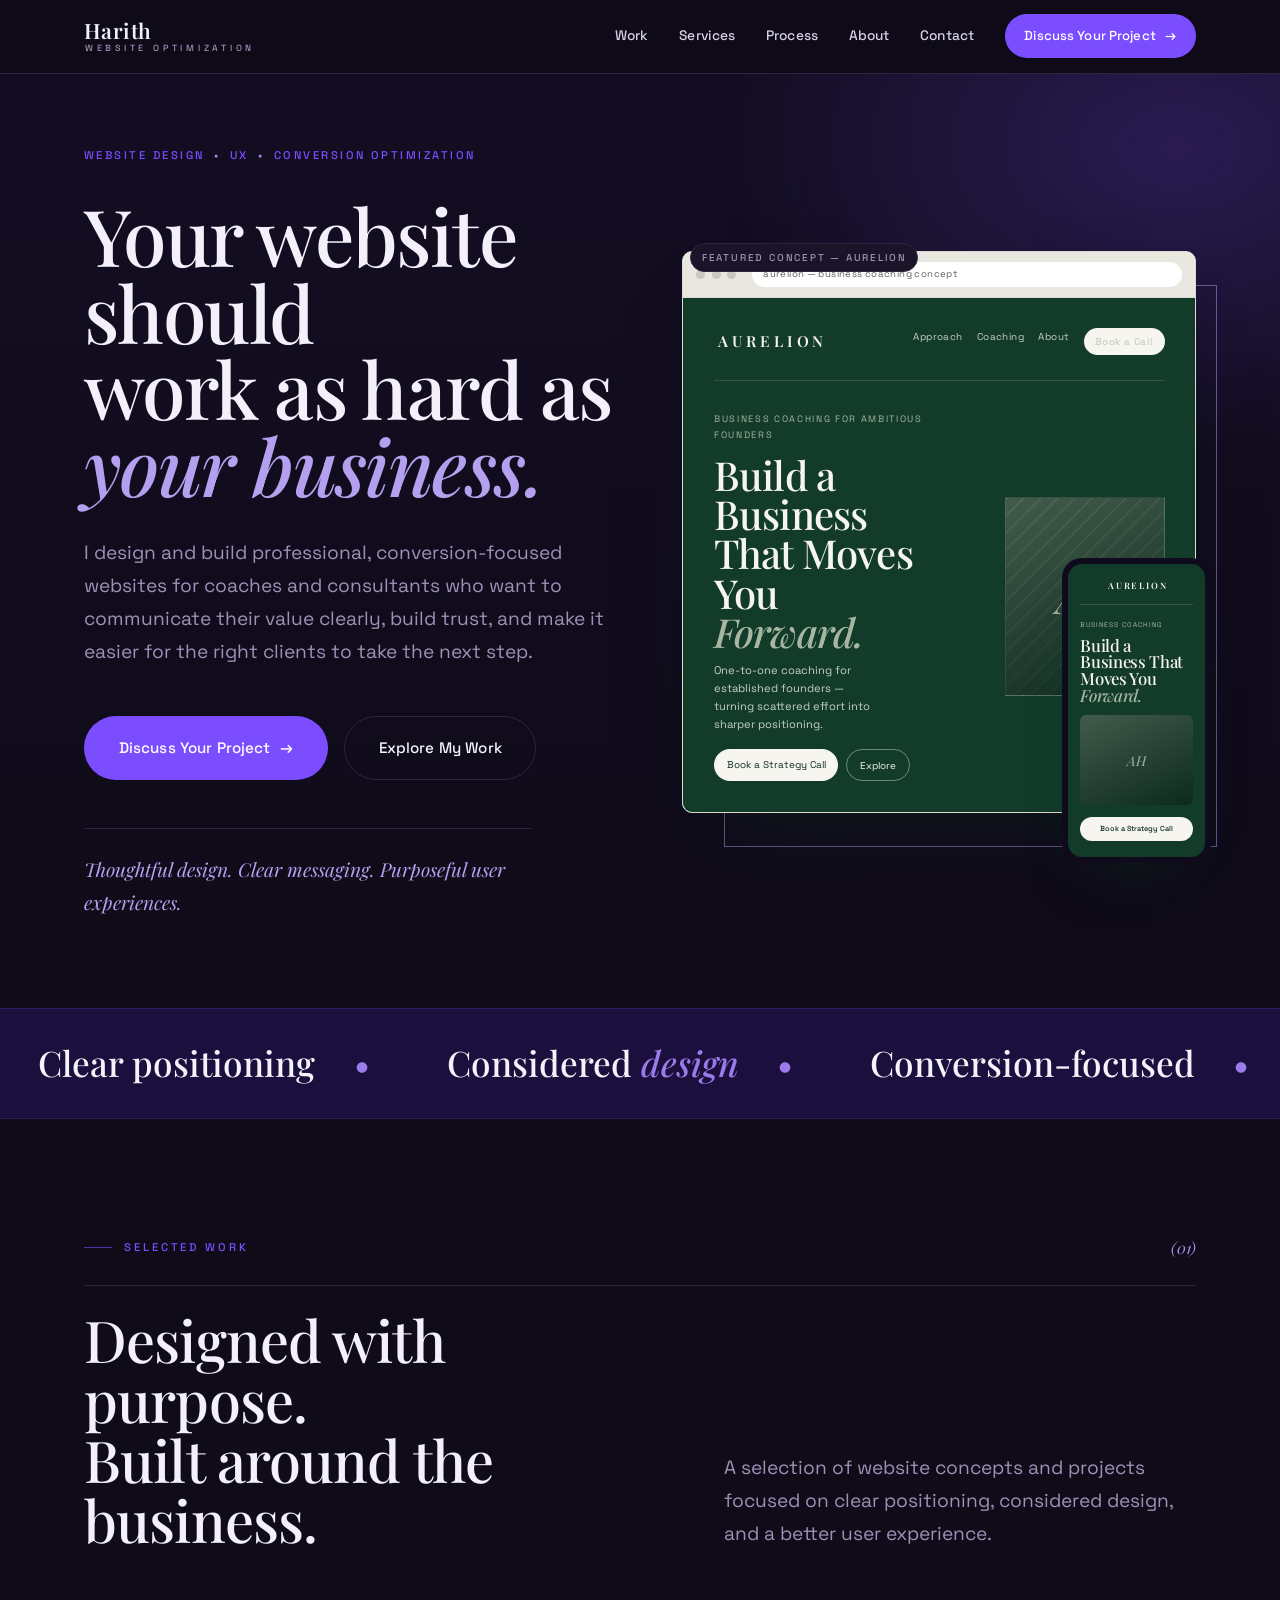
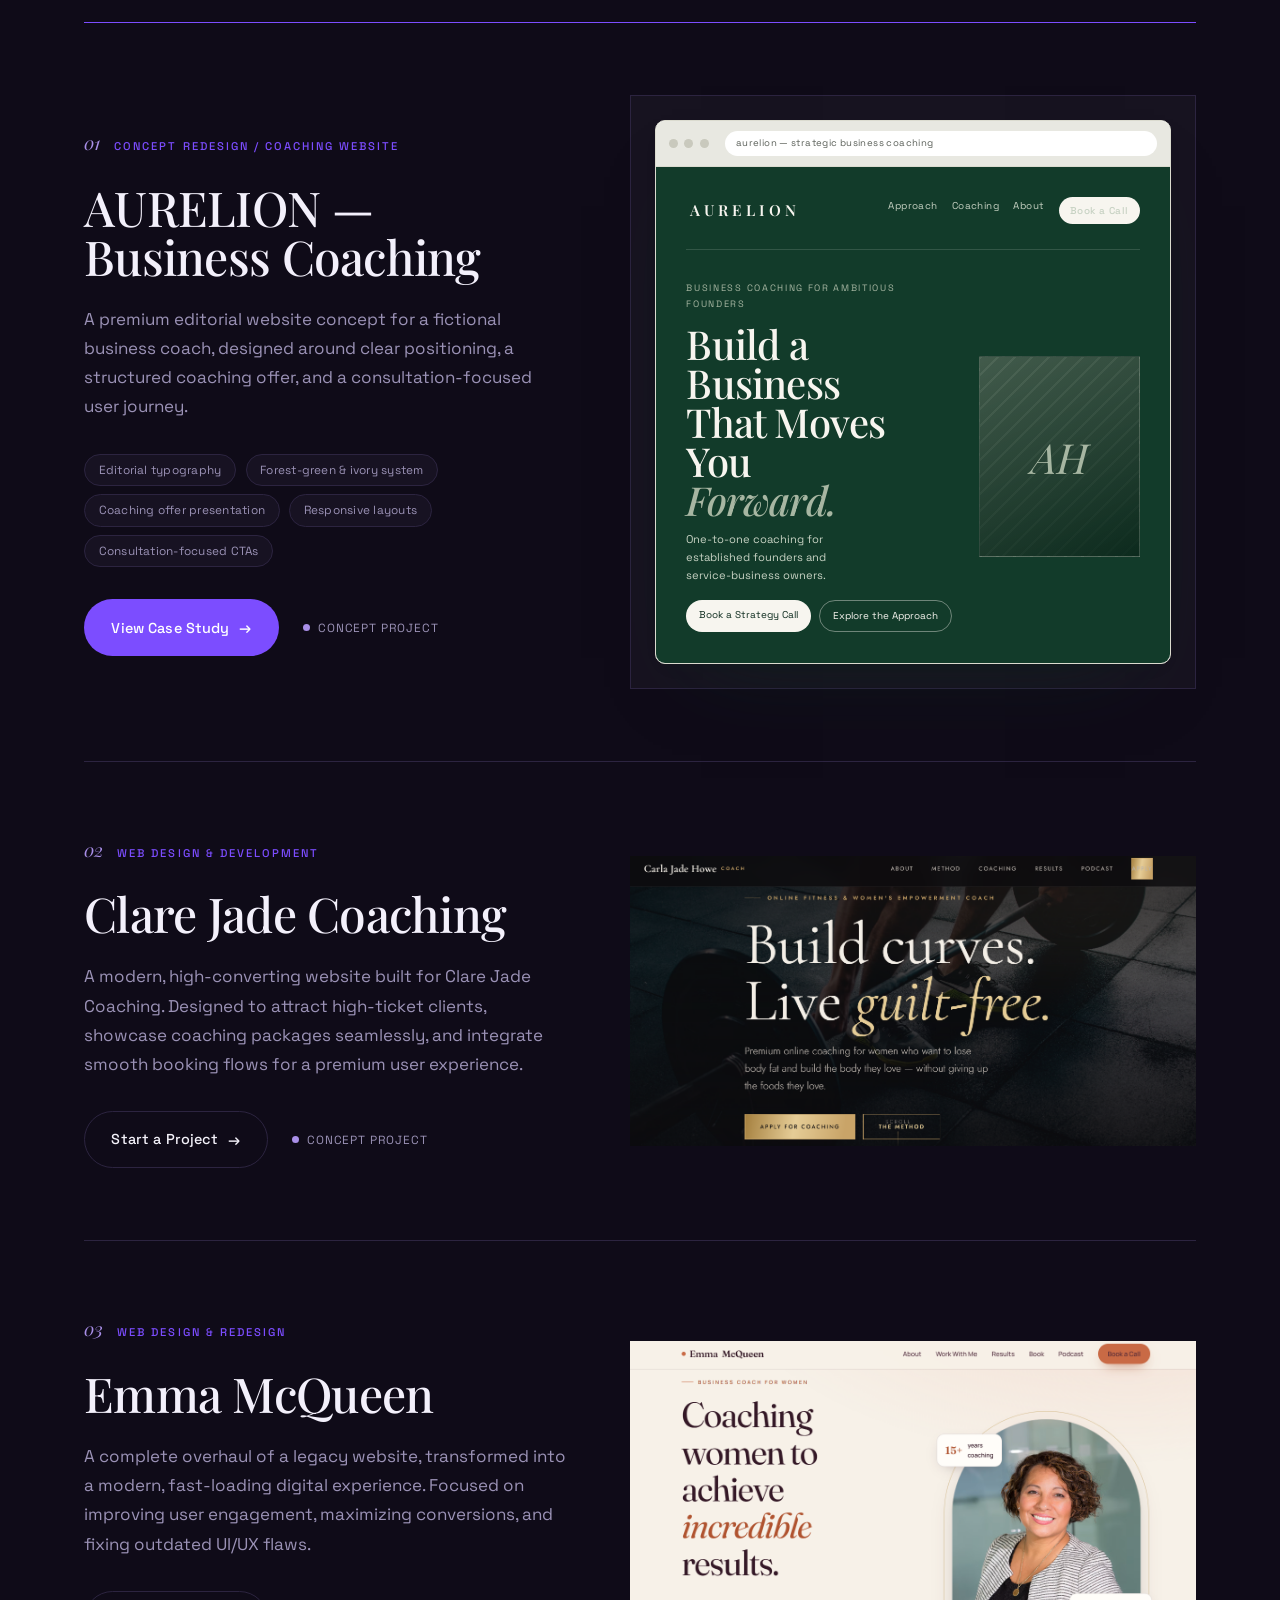
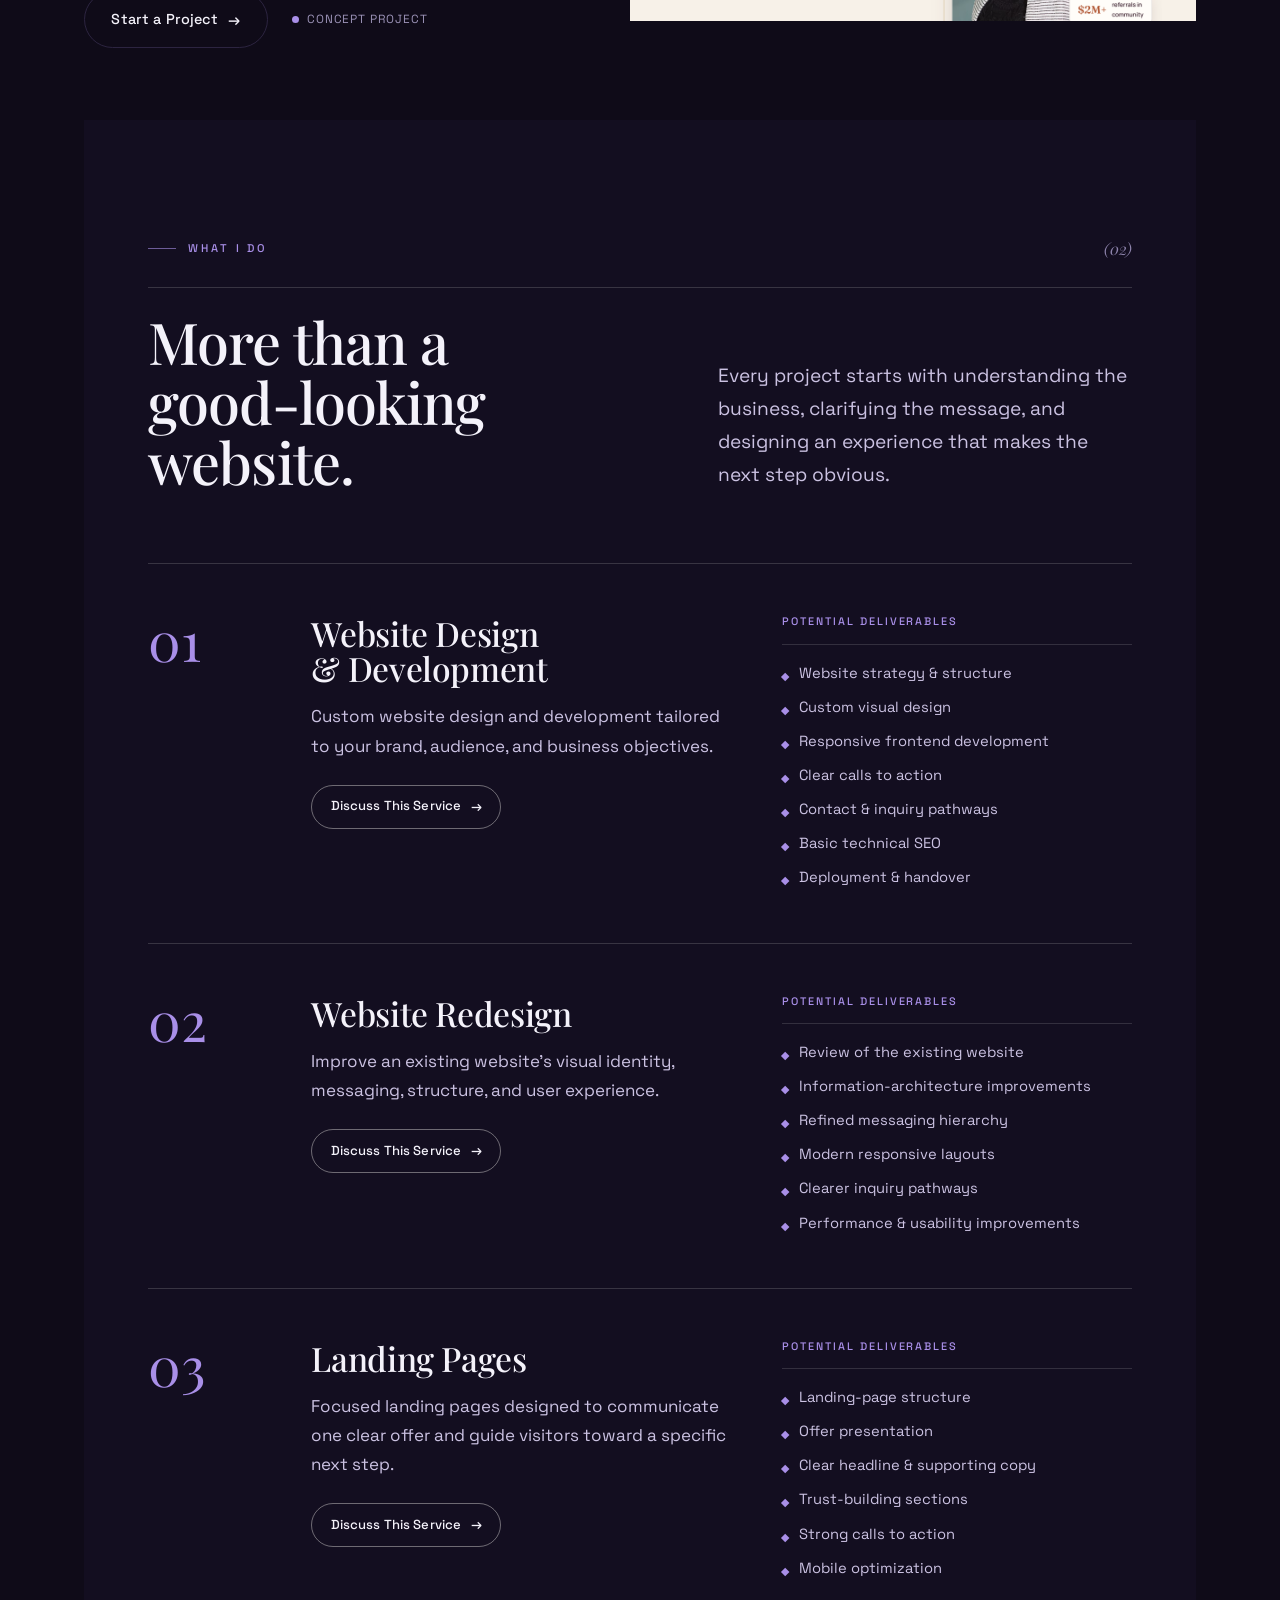
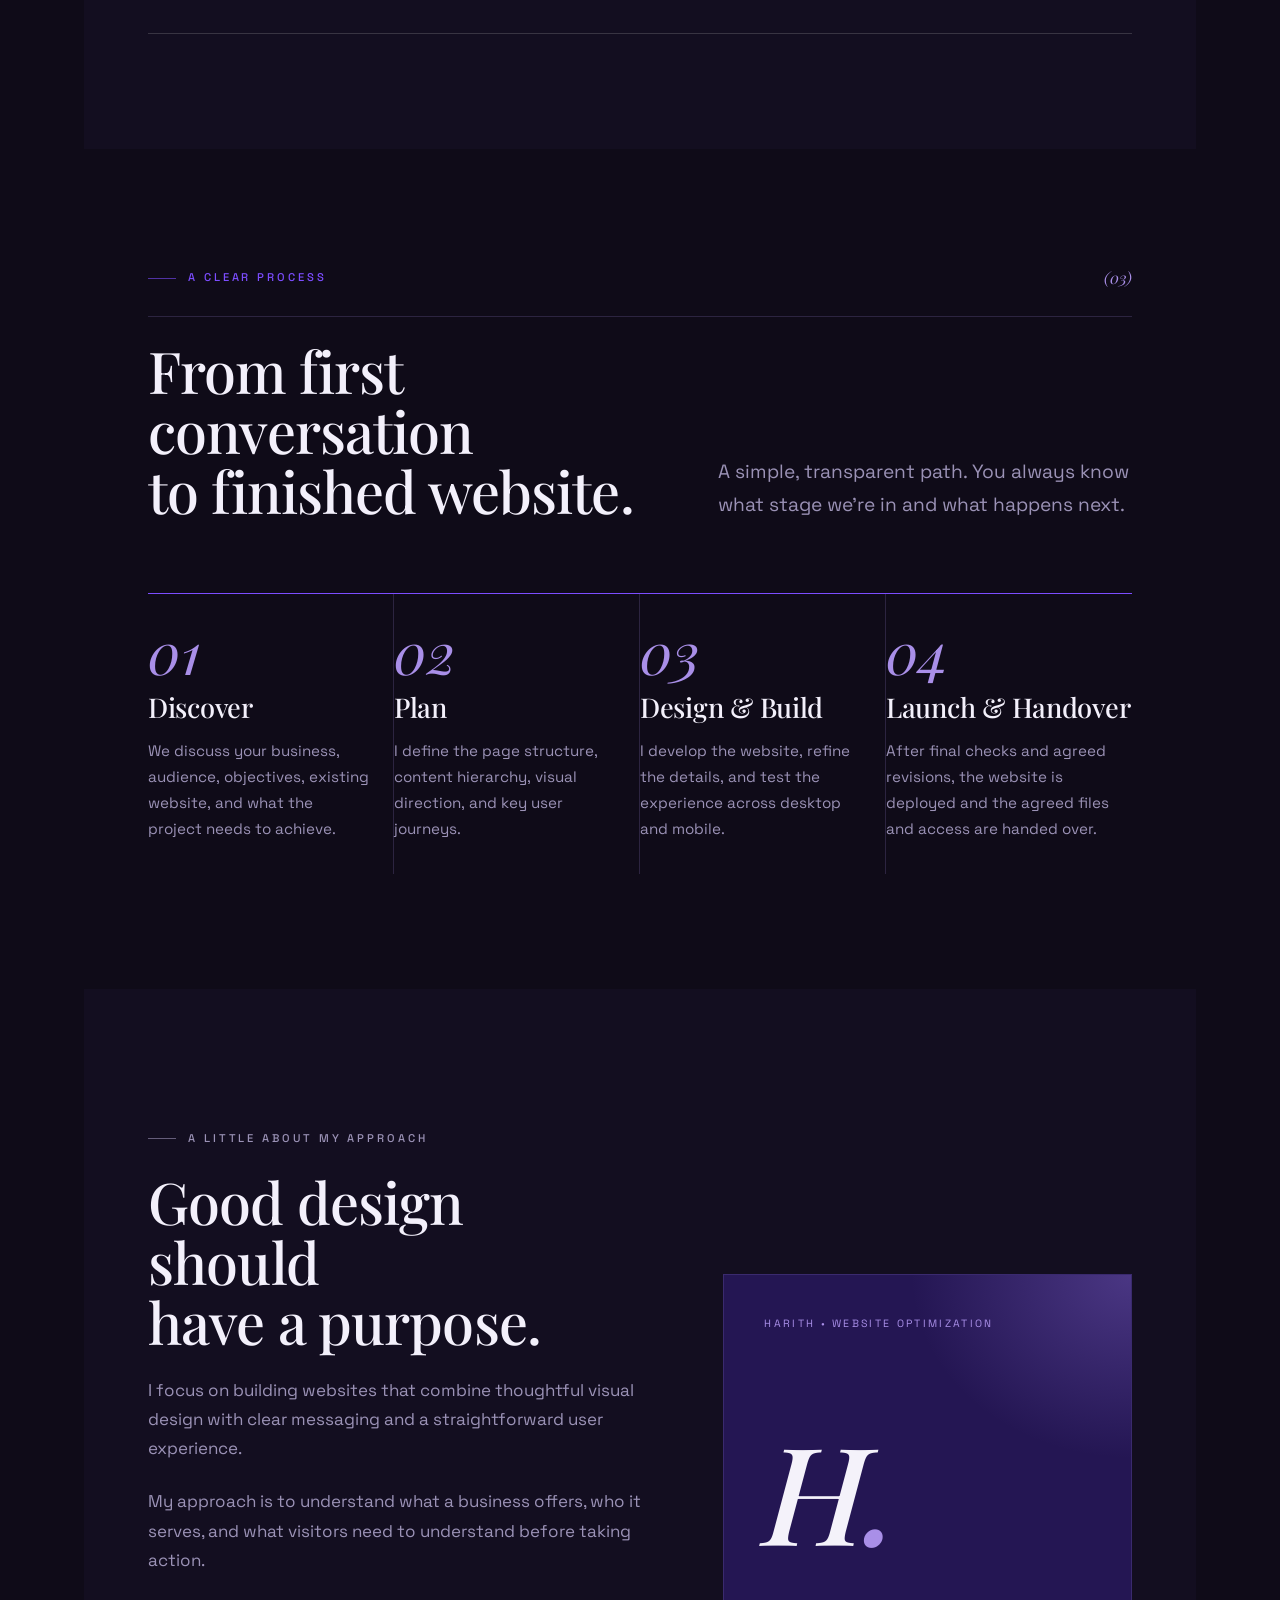
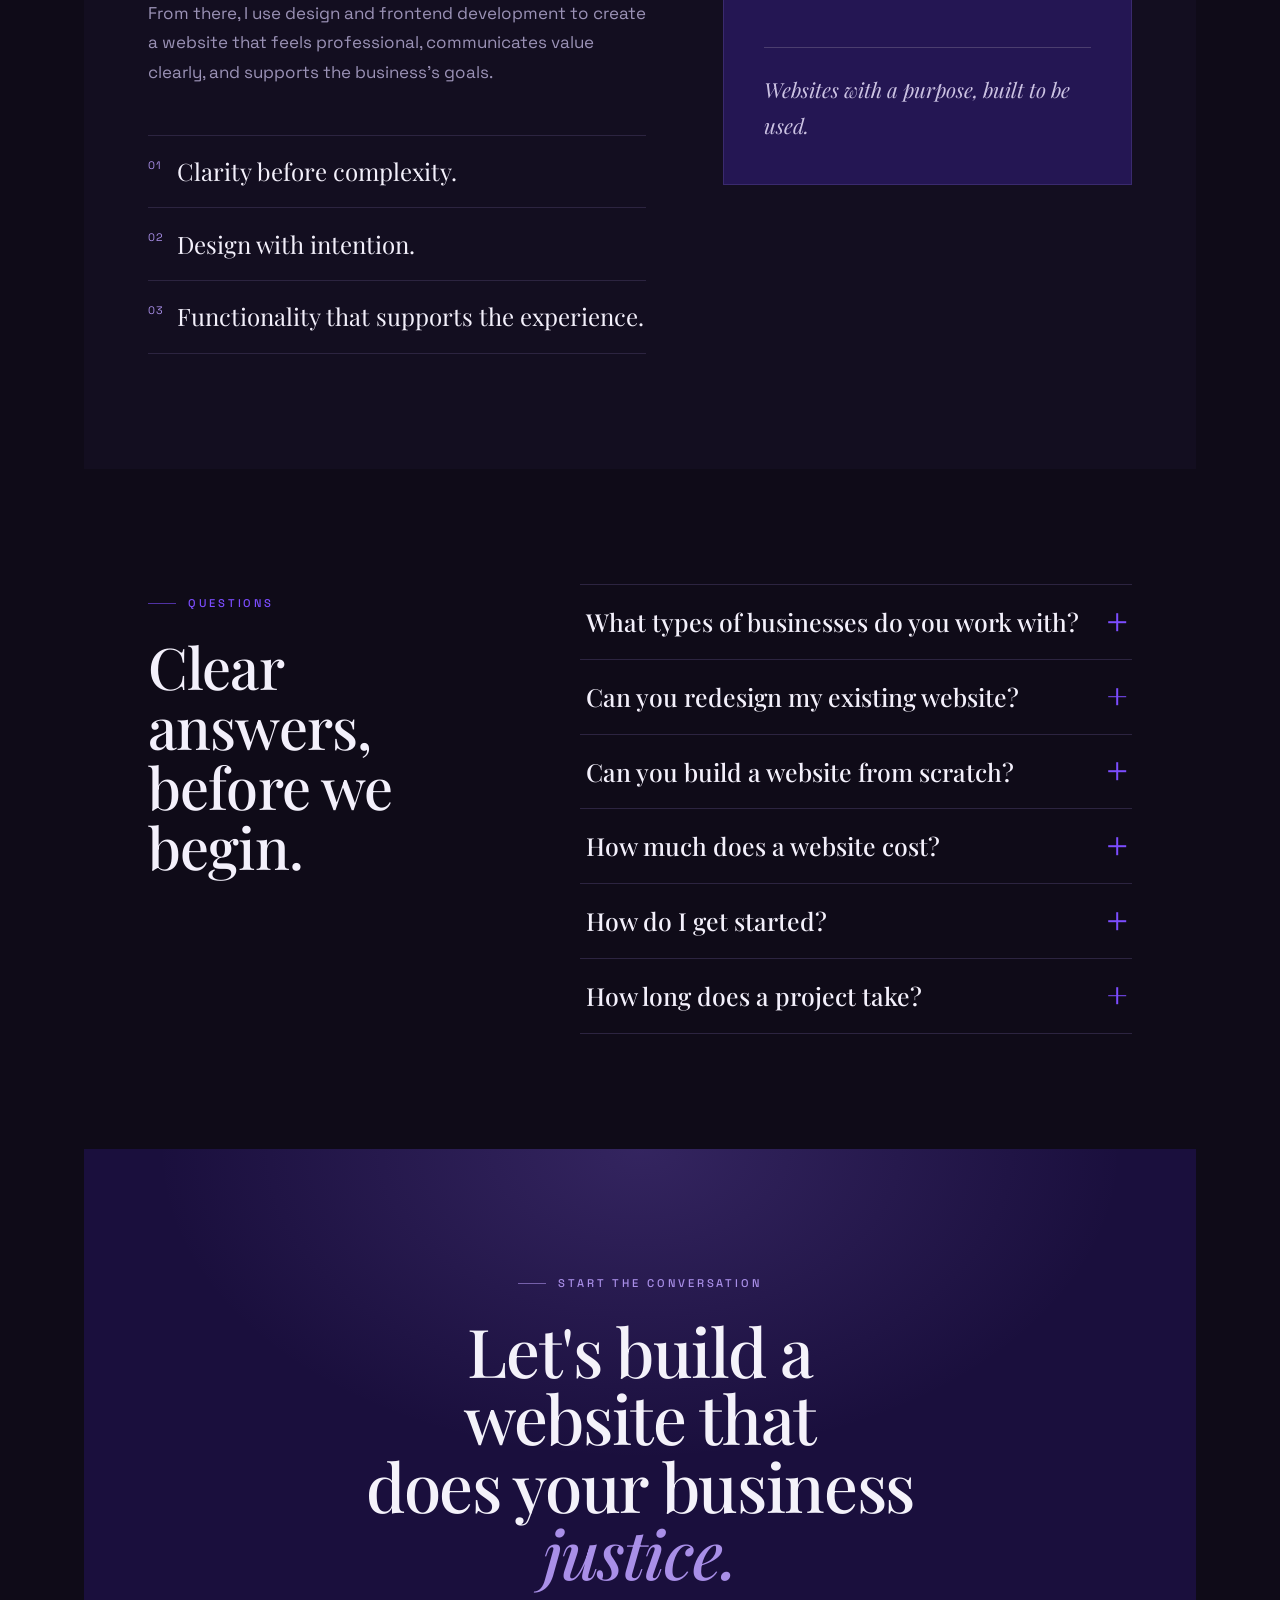
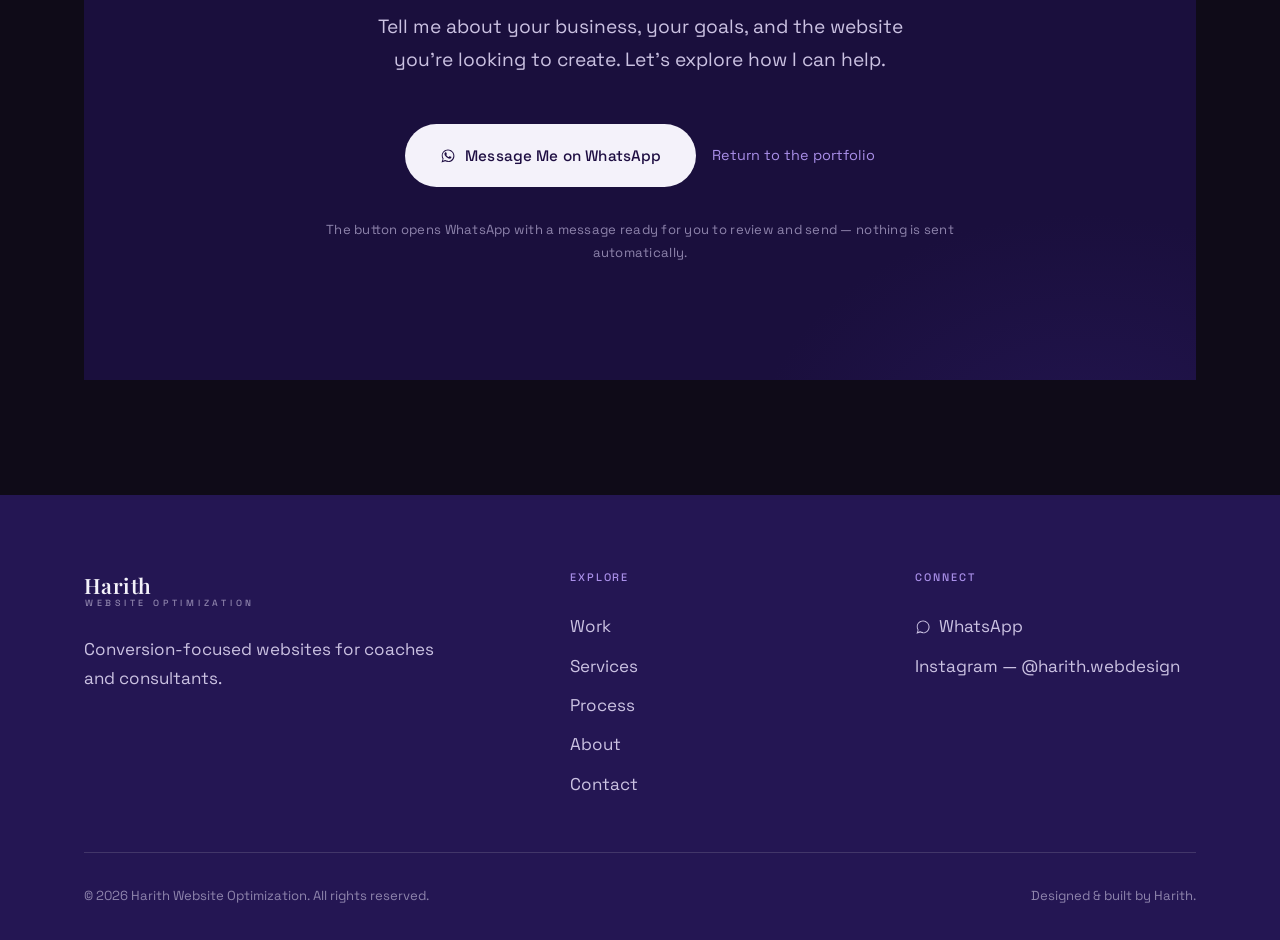
<file: index.html>
<!doctype html>
<html lang="en">
<head>
  <meta charset="utf-8" />
  <meta name="viewport" content="width=device-width, initial-scale=1" />

  <!-- SEO -->
  <title>Harith Website Optimization — Conversion-Focused Websites for Coaches &amp; Consultants</title>
  <meta name="description" content="Harith Website Optimization designs and builds clear, professional, conversion-focused websites for coaches and consultants — turning outdated sites into experiences that build trust and encourage qualified inquiries." />
  <meta name="theme-color" content="#1E0E42" />
  <meta name="author" content="Harith Website Optimization" />

  <!-- Open Graph -->
  <meta property="og:type" content="website" />
  <meta property="og:title" content="Harith Website Optimization — Websites that work as hard as your business" />
  <meta property="og:description" content="Conversion-focused website design and development for coaches and consultants. Clear messaging, considered design, and a better user experience." />
  <meta property="og:site_name" content="Harith Website Optimization" />
  <!-- TODO: replace with your deployed URL + a 1200x630 preview image before launch -->
  <meta property="og:url" content="https://example.com/" />
  <meta property="og:image" content="https://example.com/assets/og-cover.png" />
  <meta name="twitter:card" content="summary_large_image" />

  <link rel="icon" href="assets/favicon.svg" type="image/svg+xml" />

  <!-- Fonts -->
  <link rel="preconnect" href="https://fonts.googleapis.com" />
  <link rel="preconnect" href="https://fonts.gstatic.com" crossorigin />
  <link href="https://fonts.googleapis.com/css2?family=Playfair+Display:ital,wght@0,400;0,500;0,600;0,700;1,400;1,500;1,600&family=Space+Grotesk:wght@400;500;600;700&display=swap" rel="stylesheet" />

  <link rel="stylesheet" href="style.css" />
</head>
<body>
  <a class="skip-link" href="#main">Skip to content</a>

  <!-- ============================ HEADER / NAV ============================ -->
  <header class="site-header" id="top">
    <div class="shell nav">
      <a class="wordmark" href="#top" aria-label="Harith Website Optimization — home">
        <span class="wm-top">Harith</span>
        <span class="wm-sub">Website Optimization</span>
      </a>

      <nav class="nav-links" aria-label="Primary">
        <a href="#work">Work</a>
        <a href="#services">Services</a>
        <a href="#process">Process</a>
        <a href="#about">About</a>
        <a href="#contact">Contact</a>
        <a class="btn btn-solid btn-sm btn-arrow"
           data-wa data-wa-msg="Hi Harith, I found your portfolio and would like to discuss a website project."
           href="https://wa.me/963937306331"
           target="_blank" rel="noopener noreferrer">Discuss Your Project</a>
      </nav>

      <button class="nav-toggle" id="navToggle" aria-expanded="false" aria-controls="mobileMenu" aria-label="Open menu">
        <span></span><span></span><span></span>
      </button>
    </div>
  </header>

  <!-- Mobile menu (full-screen overlay) -->
  <div class="mobile-menu" id="mobileMenu" hidden>
    <div class="mobile-top">
      <span class="wordmark" aria-hidden="true">
        <span class="wm-top">Harith</span>
        <span class="wm-sub">Website Optimization</span>
      </span>
      <button class="mobile-close" id="menuClose" aria-label="Close menu">&times;</button>
    </div>
    <nav aria-label="Mobile">
      <a href="#work"><span class="m-idx">01</span>Work</a>
      <a href="#services"><span class="m-idx">02</span>Services</a>
      <a href="#process"><span class="m-idx">03</span>Process</a>
      <a href="#about"><span class="m-idx">04</span>About</a>
      <a href="#contact"><span class="m-idx">05</span>Contact</a>
      <a class="btn btn-solid btn-block btn-arrow"
         data-wa data-wa-msg="Hi Harith, I found your portfolio and would like to discuss a website project."
         href="https://wa.me/963937306331"
         target="_blank" rel="noopener noreferrer">Discuss Your Project</a>
    </nav>
    <p class="mobile-foot">Conversion-focused websites for coaches &amp; consultants.</p>
  </div>

  <main id="main">

    <!-- ============================ HERO ============================ -->
    <section class="hero" aria-labelledby="hero-title">
      <div class="shell hero-grid">
        <div class="hero-copy">
          <p class="hero-eyebrow reveal">Website Design <span>&bull;</span> UX <span>&bull;</span> Conversion Optimization</p>
          <h1 class="hero-title reveal" data-delay="1" id="hero-title">
            Your website should<br class="opt" /> work as hard as<br class="opt" /> <em>your business.</em>
          </h1>
          <p class="hero-sub reveal" data-delay="2">
            I design and build professional, conversion-focused websites for coaches and
            consultants who want to communicate their value clearly, build trust, and make
            it easier for the right clients to take the next step.
          </p>
          <div class="hero-actions reveal" data-delay="2">
            <a class="btn btn-solid btn-lg btn-arrow"
               data-wa data-wa-msg="Hi Harith, I found your portfolio and would like to discuss a website project."
               href="https://wa.me/963937306331"
               target="_blank" rel="noopener noreferrer">Discuss Your Project</a>
            <a class="btn btn-outline btn-lg" href="#work">Explore My Work</a>
          </div>
          <p class="hero-trust reveal" data-delay="2">Thoughtful design. Clear messaging. Purposeful user experiences.</p>
        </div>

        <div class="hero-visual reveal" data-delay="1" aria-hidden="false">
          <span class="plate" aria-hidden="true"></span>
          <span class="mock-tag">Featured concept — AURELION</span>

          <!-- Desktop browser mockup: a faithful recreation of the AURELION hero -->
          <div class="browser" role="img" aria-label="Desktop mockup of the AURELION business-coaching website concept, showing a deep-green editorial hero with the AURELION wordmark, the headline “Build a Business That Moves You Forward,” and an ivory ‘Book a Strategy Call’ button.">
            <div class="browser-bar" aria-hidden="true">
              <i></i><i></i><i></i>
              <span class="b-url">aurelion — business coaching concept</span>
            </div>
            <div class="aur" aria-hidden="true">
              <div class="aur-nav">
                <span class="aur-wm">AURELION</span>
                <ul>
                  <li>Approach</li><li>Coaching</li><li>About</li>
                  <li class="aur-pill">Book a Call</li>
                </ul>
              </div>
              <div class="aur-body">
                <div>
                  <p class="aur-kicker">Business Coaching for Ambitious Founders</p>
                  <p class="aur-h">Build a Business<br />That Moves You<br /><em>Forward.</em></p>
                  <p class="aur-sub">One-to-one coaching for established founders — turning scattered effort into sharper positioning.</p>
                  <div class="aur-btns">
                    <span class="aur-btn solid">Book a Strategy Call</span>
                    <span class="aur-btn ghost">Explore</span>
                  </div>
                </div>
                <div class="aur-portrait"></div>
              </div>
            </div>
          </div>

          <!-- Phone mockup: AURELION mobile hero -->
          <div class="phone" aria-hidden="true">
            <div class="phone-screen">
              <div class="p-wm">AURELION</div>
              <p class="p-k">Business Coaching</p>
              <p class="p-h">Build a Business That Moves You <em>Forward.</em></p>
              <div class="p-portrait"></div>
              <div class="p-btn">Book a Strategy Call</div>
            </div>
          </div>
        </div>
      </div>
    </section>

    <!-- ===================== STUDIO MARQUEE STRIP ===================== -->
    <section class="strip" aria-label="Studio focus">
      <div class="strip-track" aria-hidden="true">
        <span>Clear positioning</span>
        <span>Considered <em>design</em></span>
        <span>Conversion-focused</span>
        <span>Built for coaches &amp; consultants</span>
        <span>Clear positioning</span>
        <span>Considered <em>design</em></span>
        <span>Conversion-focused</span>
        <span>Built for coaches &amp; consultants</span>
      </div>
    </section>

    <!-- ============================ WORK ============================ -->
    <section class="section work" id="work" aria-labelledby="work-title">
      <div class="shell">
        <div class="section-head">
          <div class="head-top reveal">
            <p class="eyebrow">Selected Work</p>
            <span class="sec-index">(01)</span>
          </div>
          <div class="head-cols">
            <h2 class="section-title reveal" id="work-title">Designed with purpose.<br class="opt" /> Built around the business.</h2>
            <p class="section-lede reveal" data-delay="1">
              A selection of website concepts and projects focused on clear positioning,
              considered design, and a better user experience.
            </p>
          </div>
        </div>

        <!-- PROJECT 01 — AURELION (real concept project) -->
        <article class="project reveal">
          <div class="project-body">
            <div class="project-head">
              <span class="project-no">01</span>
              <span class="project-cat">Concept Redesign / Coaching Website</span>
            </div>
            <h3 class="project-name">AURELION — Business Coaching</h3>
            <p class="project-desc">
              A premium editorial website concept for a fictional business coach, designed around
              clear positioning, a structured coaching offer, and a consultation-focused user journey.
            </p>
            <ul class="project-feats">
              <li>Editorial typography</li>
              <li>Forest-green &amp; ivory system</li>
              <li>Coaching offer presentation</li>
              <li>Responsive layouts</li>
              <li>Consultation-focused CTAs</li>
            </ul>
            <div class="project-actions">
              <!-- data-live-url read by script.js. If a deployed URL is set, a "View Live Project"
                   button is added automatically. With no URL, only the case-study link shows. -->
              <a class="btn btn-solid btn-arrow" id="aurelionCase" href="https://harithwebsiteoptimisation.github.io/AURELION/" target="_blank">View Case Study</a>
              <span class="status-chip">Concept project</span>
            </div>
          </div>

          <a class="project-media" href="https://harithwebsiteoptimisation.github.io/AURELION/" aria-label="Open the AURELION case study" target="_blank">
            <div class="project-frame">
              <span class="plate" aria-hidden="true"></span>
              <div class="browser" role="img" aria-label="Desktop mockup of the AURELION website concept: a deep forest-green editorial hero with the AURELION wordmark and the headline “Build a Business That Moves You Forward.”">
                <div class="browser-bar" aria-hidden="true">
                  <i></i><i></i><i></i>
                  <span class="b-url">aurelion — strategic business coaching</span>
                </div>
                <div class="aur" aria-hidden="true">
                  <div class="aur-nav">
                    <span class="aur-wm">AURELION</span>
                    <ul>
                      <li>Approach</li><li>Coaching</li><li>About</li>
                      <li class="aur-pill">Book a Call</li>
                    </ul>
                  </div>
                  <div class="aur-body">
                    <div>
                      <p class="aur-kicker">Business Coaching for Ambitious Founders</p>
                      <p class="aur-h">Build a Business<br />That Moves You<br /><em>Forward.</em></p>
                      <p class="aur-sub">One-to-one coaching for established founders and service-business owners.</p>
                      <div class="aur-btns">
                        <span class="aur-btn solid">Book a Strategy Call</span>
                        <span class="aur-btn ghost">Explore the Approach</span>
                      </div>
                    </div>
                    <div class="aur-portrait"></div>
                  </div>
                </div>
              </div>
            </div>
          </a>
        </article>

        <!-- PROJECT 02 — open engagement slot (honest placeholder) -->
       <article class="project flip reveal"> 
  <div class="project-media"> 
    <!-- Website Preview Image Link -->
    <a href="https://harithwebsiteoptimisation.github.io/clare-jade/" target="_blank" rel="noopener noreferrer" class="project-link">
      <img src="Clare Jade Preview.png" alt="Clare Jade Coaching Website Preview" class="project-img" loading="lazy">
    </a>
  </div> 
  <div class="project-body"> 
    <div class="project-head"> 
      <span class="project-no">02</span> 
      <span class="project-cat">Web Design & Development</span> 
    </div> 
    <h3 class="project-name">Clare Jade Coaching</h3> 
    <p class="project-desc"> 
      A modern, high-converting website built for Clare Jade Coaching. Designed to attract high-ticket clients, showcase coaching packages seamlessly, and integrate smooth booking flows for a premium user experience.
    </p> 
    <div class="project-actions"> 
      <a class="btn btn-outline btn-arrow" data-wa data-wa-msg="Hi Harith, I'd like to discuss building a new website for my business." href="https://wa.me/963937306331" target="_blank" rel="noopener noreferrer">Start a Project</a> 
      <span class="status-chip">Concept Project</span> 
    </div> 
  </div> 
</article>

        <!-- PROJECT 03 — open engagement slot (honest placeholder) -->
        <article class="project reveal">
  <div class="project-body">
    <div class="project-head">
      <span class="project-no">03</span>
      <span class="project-cat">Web Design & Redesign</span>
    </div>
    <h3 class="project-name">Emma McQueen</h3>
    <p class="project-desc">
      A complete overhaul of a legacy website, transformed into a modern, fast-loading digital experience. Focused on improving user engagement, maximizing conversions, and fixing outdated UI/UX flaws.
    </p>
    <div class="project-actions">
      <a class="btn btn-outline btn-arrow"
         data-wa data-wa-msg="Hi Harith, I'd like to discuss a new website project."
         href="https://wa.me/963937306331"
         target="_blank" rel="noopener noreferrer">Start a Project</a>
      <span class="status-chip">Concept Project</span>
    </div>
  </div>
  <div class="project-media">
    <!-- Website Preview Image Link -->
    <a href="https://harithwebsiteoptimisation.github.io/emma/" target="_blank" rel="noopener noreferrer" class="project-link">
      <img src="Emma McQueen Preview.png" alt="Website Redesign Preview" class="project-img" loading="lazy">
    </a>
  </div>
</article>
    <!-- ============================ SERVICES ============================ -->
    <section class="section services" id="services" aria-labelledby="services-title">
      <div class="shell">
        <div class="section-head">
          <div class="head-top reveal">
            <p class="eyebrow">What I Do</p>
            <span class="sec-index">(02)</span>
          </div>
          <div class="head-cols">
            <h2 class="section-title reveal" id="services-title">More than a<br class="opt" /> good-looking website.</h2>
            <p class="section-lede reveal" data-delay="1">
              Every project starts with understanding the business, clarifying the message,
              and designing an experience that makes the next step obvious.
            </p>
          </div>
        </div>

        <!-- SERVICE 01 -->
        <div class="service reveal">
          <span class="service-no">01</span>
          <div class="service-main">
            <h3>Website Design &amp; Development</h3>
            <p>Custom website design and development tailored to your brand, audience, and business objectives.</p>
            <a class="btn btn-ghost-light btn-sm btn-arrow"
               data-wa data-wa-msg="Hi Harith, I'd like to discuss building a new website for my business."
               href="https://wa.me/963937306331"
               target="_blank" rel="noopener noreferrer">Discuss This Service</a>
          </div>
          <div class="service-deliver">
            <h4>Potential deliverables</h4>
            <ul>
              <li>Website strategy &amp; structure</li>
              <li>Custom visual design</li>
              <li>Responsive frontend development</li>
              <li>Clear calls to action</li>
              <li>Contact &amp; inquiry pathways</li>
              <li>Basic technical SEO</li>
              <li>Deployment &amp; handover</li>
            </ul>
          </div>
        </div>

        <!-- SERVICE 02 -->
        <div class="service reveal">
          <span class="service-no">02</span>
          <div class="service-main">
            <h3>Website Redesign</h3>
            <p>Improve an existing website's visual identity, messaging, structure, and user experience.</p>
            <a class="btn btn-ghost-light btn-sm btn-arrow"
               data-wa data-wa-msg="Hi Harith, I'm interested in redesigning my existing website."
               href="https://wa.me/963937306331"
               target="_blank" rel="noopener noreferrer">Discuss This Service</a>
          </div>
          <div class="service-deliver">
            <h4>Potential deliverables</h4>
            <ul>
              <li>Review of the existing website</li>
              <li>Information-architecture improvements</li>
              <li>Refined messaging hierarchy</li>
              <li>Modern responsive layouts</li>
              <li>Clearer inquiry pathways</li>
              <li>Performance &amp; usability improvements</li>
            </ul>
          </div>
        </div>

        <!-- SERVICE 03 -->
        <div class="service reveal">
          <span class="service-no">03</span>
          <div class="service-main">
            <h3>Landing Pages</h3>
            <p>Focused landing pages designed to communicate one clear offer and guide visitors toward a specific next step.</p>
            <a class="btn btn-ghost-light btn-sm btn-arrow"
               data-wa data-wa-msg="Hi Harith, I'd like to discuss a landing page for my business."
               href="https://wa.me/963937306331"
               target="_blank" rel="noopener noreferrer">Discuss This Service</a>
          </div>
          <div class="service-deliver">
            <h4>Potential deliverables</h4>
            <ul>
              <li>Landing-page structure</li>
              <li>Offer presentation</li>
              <li>Clear headline &amp; supporting copy</li>
              <li>Trust-building sections</li>
              <li>Strong calls to action</li>
              <li>Mobile optimization</li>
            </ul>
          </div>
        </div>
      </div>
    </section>

    <!-- ============================ PROCESS ============================ -->
    <section class="section process" id="process" aria-labelledby="process-title">
      <div class="shell">
        <div class="section-head">
          <div class="head-top reveal">
            <p class="eyebrow">A Clear Process</p>
            <span class="sec-index">(03)</span>
          </div>
          <div class="head-cols">
            <h2 class="section-title reveal" id="process-title">From first conversation<br class="opt" /> to finished website.</h2>
            <p class="section-lede reveal" data-delay="1">
              A simple, transparent path. You always know what stage we're in and what happens next.
            </p>
          </div>
        </div>

        <ol class="steps">
          <li class="step reveal">
            <span class="step-num">01</span>
            <h3 class="step-title">Discover</h3>
            <p>We discuss your business, audience, objectives, existing website, and what the project needs to achieve.</p>
          </li>
          <li class="step reveal" data-delay="1">
            <span class="step-num">02</span>
            <h3 class="step-title">Plan</h3>
            <p>I define the page structure, content hierarchy, visual direction, and key user journeys.</p>
          </li>
          <li class="step reveal" data-delay="2">
            <span class="step-num">03</span>
            <h3 class="step-title">Design &amp; Build</h3>
            <p>I develop the website, refine the details, and test the experience across desktop and mobile.</p>
          </li>
          <li class="step reveal" data-delay="3">
            <span class="step-num">04</span>
            <h3 class="step-title">Launch &amp; Handover</h3>
            <p>After final checks and agreed revisions, the website is deployed and the agreed files and access are handed over.</p>
          </li>
        </ol>
      </div>
    </section>

    <!-- ============================ ABOUT ============================ -->
    <section class="section about" id="about" aria-labelledby="about-title">
      <div class="shell about-grid">
        <div class="about-copy reveal">
          <p class="eyebrow">A Little About My Approach</p>
          <h2 class="section-title" id="about-title">Good design should<br class="opt" /> have a purpose.</h2>
          <p>
            I focus on building websites that combine thoughtful visual design with clear messaging
            and a straightforward user experience.
          </p>
          <p>
            My approach is to understand what a business offers, who it serves, and what visitors
            need to understand before taking action.
          </p>
          <p>
            From there, I use design and frontend development to create a website that feels
            professional, communicates value clearly, and supports the business's goals.
          </p>
          <ul class="principle-list">
            <li>Clarity before complexity.</li>
            <li>Design with intention.</li>
            <li>Functionality that supports the experience.</li>
          </ul>
        </div>

        <div class="about-mark reveal" data-delay="1" role="img" aria-label="Typographic monogram for Harith Website Optimization">
          <span class="am-top">Harith &bull; Website Optimization</span>
          <span class="am-mono">H<span>.</span></span>
          <span class="am-foot">Websites with a purpose, built to be used.</span>
        </div>
      </div>
    </section>

    <!-- ============================ FAQ ============================ -->
    <section class="section faq" id="faq" aria-labelledby="faq-title">
      <div class="shell faq-grid">
        <div class="faq-head reveal">
          <p class="eyebrow">Questions</p>
          <h2 class="section-title" id="faq-title" style="margin-top:var(--s-3)">Clear answers,<br class="opt" /> before we begin.</h2>
        </div>

        <div class="accordion reveal" data-delay="1">
          <div class="acc-item">
            <h3>
              <button class="acc-trigger" aria-expanded="false" aria-controls="faq-1" id="faq-1-btn">
                <span>What types of businesses do you work with?</span>
                <span class="acc-icon" aria-hidden="true"></span>
              </button>
            </h3>
            <div class="acc-panel" id="faq-1" role="region" aria-labelledby="faq-1-btn" hidden>
              <p>I focus on coaches, consultants, and service businesses that want a more professional website and a clearer way to communicate their offer.</p>
            </div>
          </div>

          <div class="acc-item">
            <h3>
              <button class="acc-trigger" aria-expanded="false" aria-controls="faq-2" id="faq-2-btn">
                <span>Can you redesign my existing website?</span>
                <span class="acc-icon" aria-hidden="true"></span>
              </button>
            </h3>
            <div class="acc-panel" id="faq-2" role="region" aria-labelledby="faq-2-btn" hidden>
              <p>Yes. The first step is to understand your current website, your goals, and the improvements that would make the most difference.</p>
            </div>
          </div>

          <div class="acc-item">
            <h3>
              <button class="acc-trigger" aria-expanded="false" aria-controls="faq-3" id="faq-3-btn">
                <span>Can you build a website from scratch?</span>
                <span class="acc-icon" aria-hidden="true"></span>
              </button>
            </h3>
            <div class="acc-panel" id="faq-3" role="region" aria-labelledby="faq-3-btn" hidden>
              <p>Yes. Projects can include planning, design, frontend development, and deployment, depending on the agreed scope.</p>
            </div>
          </div>

          <div class="acc-item">
            <h3>
              <button class="acc-trigger" aria-expanded="false" aria-controls="faq-4" id="faq-4-btn">
                <span>How much does a website cost?</span>
                <span class="acc-icon" aria-hidden="true"></span>
              </button>
            </h3>
            <div class="acc-panel" id="faq-4" role="region" aria-labelledby="faq-4-btn" hidden>
              <p>Pricing depends on the project's scope, functionality, and requirements. Contact me with an overview of your project so we can discuss the appropriate approach.</p>
            </div>
          </div>

          <div class="acc-item">
            <h3>
              <button class="acc-trigger" aria-expanded="false" aria-controls="faq-5" id="faq-5-btn">
                <span>How do I get started?</span>
                <span class="acc-icon" aria-hidden="true"></span>
              </button>
            </h3>
            <div class="acc-panel" id="faq-5" role="region" aria-labelledby="faq-5-btn" hidden>
              <p>Send me a message through WhatsApp with a brief description of your business and what you need. We can discuss the project and its requirements.</p>
            </div>
          </div>

          <div class="acc-item">
            <h3>
              <button class="acc-trigger" aria-expanded="false" aria-controls="faq-6" id="faq-6-btn">
                <span>How long does a project take?</span>
                <span class="acc-icon" aria-hidden="true"></span>
              </button>
            </h3>
            <div class="acc-panel" id="faq-6" role="region" aria-labelledby="faq-6-btn" hidden>
              <p>Timelines depend on the scope, content readiness, functionality, and feedback process. The schedule will be discussed before a project begins.</p>
            </div>
          </div>
        </div>
      </div>
    </section>

    <!-- ============================ FINAL CTA ============================ -->
    <section class="section final-cta" id="contact" aria-labelledby="cta-title">
      <div class="shell final-inner">
        <p class="eyebrow eyebrow-light reveal">Start the Conversation</p>
        <h2 class="cta-title reveal" id="cta-title">
          Let's build a website that<br class="opt" /> does your business <em>justice.</em>
        </h2>
        <p class="cta-sub reveal">
          Tell me about your business, your goals, and the website you're looking to create.
          Let's explore how I can help.
        </p>
        <div class="cta-actions reveal">
          <a class="btn btn-ivory btn-lg"
             data-wa data-wa-msg="Hi Harith, I'd like to discuss a website project. My business is [business type], and I'm looking for [project requirements]."
             href="https://wa.me/963937306331"
             target="_blank" rel="noopener noreferrer">
            <svg class="wa-glyph" viewBox="0 0 32 32" fill="currentColor" aria-hidden="true"><path d="M16 3C9.1 3 3.5 8.6 3.5 15.5c0 2.3.6 4.5 1.8 6.4L3 29l7.3-2.2c1.8 1 3.9 1.5 6 1.5h.1c6.9 0 12.5-5.6 12.5-12.5S22.9 3 16 3zm0 22.8h-.1c-1.9 0-3.7-.5-5.3-1.5l-.4-.2-4.3 1.3 1.3-4.2-.3-.4c-1.1-1.7-1.6-3.6-1.6-5.6C5 9.7 9.9 4.9 16 4.9c2.9 0 5.6 1.1 7.6 3.2 2 2 3.2 4.7 3.2 7.6 0 6-4.9 10.9-10.8 10.9zm6.1-8.2c-.3-.2-2-1-2.3-1.1-.3-.1-.5-.2-.8.2-.2.3-.9 1.1-1.1 1.3-.2.2-.4.2-.7.1-.3-.2-1.4-.5-2.7-1.6-1-.9-1.6-2-1.8-2.3-.2-.3 0-.5.1-.7.1-.1.3-.4.5-.6.2-.2.2-.3.3-.5.1-.2 0-.4 0-.6-.1-.2-.8-1.9-1.1-2.6-.3-.7-.6-.6-.8-.6h-.7c-.2 0-.6.1-.9.4-.3.3-1.2 1.2-1.2 2.9 0 1.7 1.2 3.3 1.4 3.6.2.2 2.4 3.7 5.8 5.1.8.4 1.5.6 2 .7.8.3 1.6.2 2.2.1.7-.1 2-.8 2.3-1.6.3-.8.3-1.5.2-1.6-.1-.2-.3-.2-.6-.4z"/></svg>
            Message Me on WhatsApp
          </a>
          <a class="cta-back" href="#work">Return to the portfolio</a>
        </div>
        <p class="cta-fine reveal">
          The button opens WhatsApp with a message ready for you to review and send — nothing is sent automatically.
        </p>
      </div>
    </section>
  </main>

  <!-- ============================ FOOTER ============================ -->
  <footer class="site-footer">
    <div class="shell">
      <div class="footer-grid">
        <div class="footer-brand">
          <span class="wordmark" aria-hidden="true">
            <span class="wm-top">Harith</span>
            <span class="wm-sub">Website Optimization</span>
          </span>
          <p>Conversion-focused websites for coaches and consultants.</p>
        </div>

        <nav class="footer-col" aria-label="Footer">
          <h4>Explore</h4>
          <a href="#work">Work</a>
          <a href="#services">Services</a>
          <a href="#process">Process</a>
          <a href="#about">About</a>
          <a href="#contact">Contact</a>
        </nav>

        <div class="footer-col">
          <h4>Connect</h4>
          <a href="https://wa.me/963937306331" target="_blank" rel="noopener noreferrer"
             data-wa data-wa-msg="Hi Harith, I found your portfolio and would like to discuss a website project.">
            <svg class="wa-glyph" viewBox="0 0 32 32" fill="currentColor" aria-hidden="true"><path d="M16 3C9.1 3 3.5 8.6 3.5 15.5c0 2.3.6 4.5 1.8 6.4L3 29l7.3-2.2c1.8 1 3.9 1.5 6 1.5h.1c6.9 0 12.5-5.6 12.5-12.5S22.9 3 16 3zm0 22.8h-.1c-1.9 0-3.7-.5-5.3-1.5l-.4-.2-4.3 1.3 1.3-4.2-.3-.4c-1.1-1.7-1.6-3.6-1.6-5.6C5 9.7 9.9 4.9 16 4.9c2.9 0 5.6 1.1 7.6 3.2 2 2 3.2 4.7 3.2 7.6 0 6-4.9 10.9-10.8 10.9z"/></svg>
            WhatsApp
          </a>
          <a href="https://www.instagram.com/harith.webdesign/" target="_blank" rel="noopener noreferrer">Instagram — @harith.webdesign</a>
        </div>
      </div>

      <div class="footer-base">
        <p>&copy; <span id="year">2026</span> Harith Website Optimization. All rights reserved.</p>
        <p>Designed &amp; built by Harith.</p>
      </div>
    </div>
  </footer>

  <script src="script.js" defer></script>
</body>
</html>
</file>
<file: style.css>
/* =====================================================================
   HARITH WEBSITE OPTIMIZATION — Portfolio
   An art-directed studio identity. Vanilla CSS, no dependencies.
   Palette shared with the brand; type + layout language are its own,
   deliberately distinct from the AURELION project it features.
   ===================================================================== */

/* ------------------------------ TOKENS ------------------------------ */
:root {
  /* brand palette */
  --green:        #123B2A;
  --green-deep:   #0C2A1D;
  --green-mid:    #1C4D37;
  --charcoal:     #171A18;
  --ivory:        #F7F5EF;
  --gray:         #E8E8E1;
  --sage:         #A7B6A2;

  /* derived surfaces + ink */
  --paper:        #FBFAF5;
  --border:       #DFDED4;
  --border-soft:  #E7E6DD;
  --ink:          #22271F;
  --ink-soft:     #5C6158;
  --on-dark:      var(--ivory);
  --on-dark-soft: #C5D0C1;
  --on-dark-dim:  #90A08C;

  /* type */
  --serif: "Cormorant Garamond", Georgia, "Times New Roman", serif;
  --sans:  "Space Grotesk", system-ui, -apple-system, "Segoe UI", Helvetica, Arial, sans-serif;

  /* spacing */
  --s-1: 0.5rem;
  --s-2: 1rem;
  --s-3: 1.5rem;
  --s-4: 2rem;
  --s-5: 3rem;
  --s-6: 4.5rem;
  --s-7: 7rem;

  /* layout */
  --maxw: 1240px;
  --gutter: clamp(1.25rem, 5vw, 4.5rem);
  --section-y: clamp(4.5rem, 9vw, 9rem);

  /* motion */
  --ease: cubic-bezier(0.22, 0.61, 0.36, 1);
}

/* ------------------------------ RESET ------------------------------- */
*, *::before, *::after { box-sizing: border-box; }
* { margin: 0; }
html { scroll-behavior: smooth; -webkit-text-size-adjust: 100%; scroll-padding-top: 5.5rem; }

body {
  font-family: var(--sans);
  font-size: 1.0625rem;
  line-height: 1.72;
  font-weight: 400;
  color: var(--ink);
  background: var(--ivory);
  -webkit-font-smoothing: antialiased;
  text-rendering: optimizeLegibility;
  overflow-x: hidden;
}

img, svg { max-width: 100%; display: block; }
img { height: auto; }
button { font: inherit; color: inherit; cursor: pointer; border: none; background: none; }
a { color: inherit; text-decoration: none; }
ul, ol { list-style: none; padding: 0; }
h1, h2, h3, h4 {
  font-weight: 400;
  line-height: 1.04;
  letter-spacing: -0.01em;
  text-wrap: balance;
  overflow-wrap: break-word;
}

::selection { background: var(--green); color: var(--ivory); }

/* keyboard focus */
:focus-visible {
  outline: 2px solid var(--green);
  outline-offset: 3px;
  border-radius: 2px;
}
.hero :focus-visible,
.final-cta :focus-visible,
.site-header :focus-visible { outline-color: var(--ivory); }

.skip-link {
  position: absolute;
  left: 1rem; top: -4rem;
  background: var(--green);
  color: var(--ivory);
  padding: 0.6rem 1rem;
  border-radius: 4px;
  z-index: 300;
  transition: top 0.2s var(--ease);
}
.skip-link:focus { top: 1rem; }

/* ----------------------------- LAYOUT ------------------------------- */
.shell {
  width: 100%;
  max-width: var(--maxw);
  margin-inline: auto;
  padding-inline: var(--gutter);
}
.section { padding-block: var(--section-y); }

/* allow grid/flex children that contain nowrap or wide content to shrink
   below their intrinsic min-content width (prevents horizontal overflow) */
.hero-grid, .head-cols, .project, .service, .about-grid, .faq-grid,
.case-head, .case-block, .case-devices, .footer-grid, .aur-body {
  min-width: 0;
}
.hero-copy, .hero-visual, .project-body, .project-media, .service-main,
.service-deliver, .about-copy, .about-mark, .case-devices > * {
  min-width: 0;
}

/* editorial label */
.eyebrow {
  display: inline-flex;
  align-items: center;
  gap: 0.75rem;
  font-size: 0.7rem;
  font-weight: 500;
  letter-spacing: 0.26em;
  text-transform: uppercase;
  color: var(--green);
}
.eyebrow::before {
  content: "";
  width: 1.75rem; height: 1px;
  flex: none;
  background: currentColor;
  opacity: 0.6;
}
.eyebrow-light { color: var(--sage); }

/* section index numeral, e.g. (02) */
.sec-index {
  font-family: var(--serif);
  font-style: italic;
  font-size: 1rem;
  color: var(--sage);
  font-variant-numeric: tabular-nums;
}

.display {
  font-family: var(--serif);
  font-weight: 500;
  letter-spacing: -0.015em;
  color: var(--green-deep);
}
.display em { font-style: italic; font-weight: 500; color: var(--green-mid); }

.section-title {
  font-family: var(--serif);
  font-weight: 500;
  font-size: clamp(2.15rem, 5.2vw, 3.6rem);
  color: var(--green-deep);
  letter-spacing: -0.015em;
}
.section-lede {
  font-size: clamp(1.05rem, 1.5vw, 1.2rem);
  color: var(--ink-soft);
  max-width: 42rem;
}

/* section header grid: label row + title/lede */
.section-head {
  display: grid;
  gap: var(--s-3);
  margin-bottom: clamp(2.5rem, 6vw, 4.5rem);
}
.head-top {
  display: flex;
  align-items: center;
  justify-content: space-between;
  gap: var(--s-3);
  padding-bottom: var(--s-3);
  border-bottom: 1px solid var(--border);
}
.head-cols {
  display: grid;
  grid-template-columns: 1.1fr 0.9fr;
  gap: clamp(1.5rem, 5vw, 4rem);
  align-items: end;
}

/* ----------------------------- BUTTONS ------------------------------ */
.btn {
  display: inline-flex;
  align-items: center;
  justify-content: center;
  gap: 0.6rem;
  font-family: var(--sans);
  font-size: 0.9rem;
  font-weight: 500;
  letter-spacing: 0.01em;
  padding: 0.95rem 1.65rem;
  border: 1px solid transparent;
  border-radius: 999px;
  transition: background 0.3s var(--ease), color 0.3s var(--ease),
              border-color 0.3s var(--ease), transform 0.3s var(--ease);
}
.btn:hover { transform: translateY(-2px); }
.btn:active { transform: translateY(0); }
.btn-lg { padding: 1.1rem 2.1rem; font-size: 0.95rem; }
.btn-sm { padding: 0.6rem 1.15rem; font-size: 0.82rem; }
.btn-block { width: 100%; }

/* WhatsApp glyph (inline svg via mask-free span) */
.btn .wa-glyph { width: 1.05em; height: 1.05em; flex: none; }

/* arrow affordance */
.btn-arrow::after {
  content: "\2192";
  font-size: 1.05em; line-height: 1;
  transition: transform 0.3s var(--ease);
}
.btn-arrow:hover::after { transform: translateX(5px); }

.btn-solid  { background: var(--green); color: var(--ivory); }
.btn-solid:hover { background: var(--green-deep); }
.btn-ivory  { background: var(--ivory); color: var(--green-deep); }
.btn-ivory:hover { background: #fff; }
.btn-dark   { background: var(--charcoal); color: var(--ivory); }
.btn-dark:hover { background: #000; }
.btn-outline {
  color: var(--green-deep);
  border-color: var(--border);
  background: transparent;
}
.btn-outline:hover { border-color: var(--green); background: rgba(18,59,42,0.04); }
.btn-ghost-light {
  color: var(--ivory);
  border-color: rgba(247,245,239,0.4);
}
.btn-ghost-light:hover { border-color: var(--ivory); background: rgba(247,245,239,0.08); }

/* ------------------------------ NAV --------------------------------- */
.site-header {
  position: sticky;
  top: 0;
  z-index: 100;
  background: color-mix(in srgb, var(--ivory) 88%, transparent);
  backdrop-filter: saturate(140%) blur(10px);
  border-bottom: 1px solid var(--border);
  transition: box-shadow 0.3s var(--ease), background 0.3s var(--ease);
}
.site-header.is-scrolled {
  background: color-mix(in srgb, var(--ivory) 96%, transparent);
  box-shadow: 0 10px 30px -24px rgba(12,42,29,0.55);
}
.nav {
  display: flex;
  align-items: center;
  justify-content: space-between;
  gap: var(--s-3);
  padding-block: 0.9rem;
}

/* two-line typographic wordmark */
.wordmark {
  display: inline-flex;
  flex-direction: column;
  line-height: 1;
  gap: 0.18rem;
  padding: 0.2rem 0;
}
.wordmark .wm-top {
  font-family: var(--serif);
  font-weight: 600;
  font-size: 1.32rem;
  letter-spacing: 0.02em;
  color: var(--green-deep);
}
.wordmark .wm-sub {
  font-family: var(--sans);
  font-size: 0.56rem;
  font-weight: 500;
  letter-spacing: 0.42em;
  text-transform: uppercase;
  color: var(--ink-soft);
  padding-left: 0.1em;
}
.site-header.on-dark .wordmark .wm-top { color: var(--ivory); }
.site-header.on-dark .wordmark .wm-sub { color: var(--on-dark-dim); }

.nav-links {
  display: flex;
  align-items: center;
  gap: clamp(1.25rem, 2.4vw, 2.1rem);
}
.nav-links > a:not(.btn) {
  font-size: 0.86rem;
  font-weight: 500;
  letter-spacing: 0.01em;
  color: var(--ink);
  position: relative;
  padding-block: 0.3rem;
  transition: color 0.25s var(--ease);
}
.nav-links > a:not(.btn)::after {
  content: "";
  position: absolute;
  left: 0; bottom: 0;
  width: 100%; height: 1px;
  background: var(--green);
  transform: scaleX(0);
  transform-origin: left;
  transition: transform 0.3s var(--ease);
}
.nav-links > a:not(.btn):hover { color: var(--green); }
.nav-links > a:not(.btn):hover::after { transform: scaleX(1); }

/* hamburger */
.nav-toggle {
  display: none;
  flex-direction: column;
  gap: 5px;
  padding: 0.5rem;
  margin-right: -0.5rem;
}
.nav-toggle span {
  display: block;
  width: 24px; height: 2px;
  background: var(--green-deep);
  transition: transform 0.3s var(--ease), opacity 0.2s var(--ease);
}
.nav-toggle[aria-expanded="true"] span:nth-child(1) { transform: translateY(7px) rotate(45deg); }
.nav-toggle[aria-expanded="true"] span:nth-child(2) { opacity: 0; }
.nav-toggle[aria-expanded="true"] span:nth-child(3) { transform: translateY(-7px) rotate(-45deg); }

/* mobile menu */
.mobile-menu {
  position: fixed;
  inset: 0;
  z-index: 200;
  background: var(--green-deep);
  color: var(--ivory);
  padding: clamp(1.5rem, 6vw, 3rem) var(--gutter) var(--gutter);
  display: flex;
  flex-direction: column;
  overflow-y: auto;
}
.mobile-menu[hidden] { display: none; }
.mobile-top {
  display: flex;
  align-items: center;
  justify-content: space-between;
  margin-bottom: var(--s-6);
}
.mobile-top .wordmark .wm-top { color: var(--ivory); }
.mobile-top .wordmark .wm-sub { color: var(--on-dark-dim); }
.mobile-close {
  width: 44px; height: 44px;
  display: grid; place-items: center;
  border: 1px solid rgba(247,245,239,0.3);
  border-radius: 999px;
  color: var(--ivory);
  font-size: 1.4rem;
}
.mobile-menu nav { display: flex; flex-direction: column; }
.mobile-menu nav > a:not(.btn) {
  font-family: var(--serif);
  font-size: clamp(1.9rem, 8vw, 2.6rem);
  font-weight: 500;
  color: var(--ivory);
  padding-block: 0.55rem;
  border-bottom: 1px solid rgba(247,245,239,0.12);
  display: flex;
  align-items: baseline;
  gap: 1rem;
  transition: padding-left 0.3s var(--ease), color 0.3s var(--ease);
}
.mobile-menu nav > a:not(.btn) .m-idx {
  font-size: 0.8rem;
  font-family: var(--sans);
  letter-spacing: 0.2em;
  color: var(--sage);
}
.mobile-menu nav > a:not(.btn):hover { padding-left: 0.5rem; color: var(--sage); }
.mobile-menu .btn { margin-top: var(--s-5); }
.mobile-foot {
  margin-top: auto;
  padding-top: var(--s-4);
  font-size: 0.8rem;
  color: var(--on-dark-dim);
  letter-spacing: 0.04em;
}

/* ------------------------------ HERO -------------------------------- */
.hero {
  position: relative;
  background: var(--ivory);
  overflow: hidden;
  padding-top: clamp(2.5rem, 6vw, 4.5rem);
  padding-bottom: clamp(3rem, 7vw, 6rem);
}
.hero::before {
  content: "";
  position: absolute;
  inset: 0;
  background:
    radial-gradient(60% 55% at 92% 8%, rgba(167,182,162,0.22), transparent 60%),
    linear-gradient(180deg, var(--paper), var(--ivory));
  pointer-events: none;
}
.hero-grid {
  position: relative;
  display: grid;
  grid-template-columns: 1.02fr 0.98fr;
  gap: clamp(2rem, 5vw, 4.5rem);
  align-items: center;
}
.hero-copy { max-width: 36rem; }
.hero-eyebrow {
  font-size: 0.7rem;
  font-weight: 500;
  letter-spacing: 0.22em;
  text-transform: uppercase;
  color: var(--green);
  margin-bottom: var(--s-4);
}
.hero-eyebrow span { color: var(--sage); margin-inline: 0.35em; }
.hero-title {
  font-family: var(--serif);
  font-weight: 500;
  font-size: clamp(2.7rem, 6.4vw, 4.9rem);
  line-height: 0.98;
  letter-spacing: -0.02em;
  color: var(--green-deep);
}
.hero-title em { font-style: italic; color: var(--green-mid); }
.hero-sub {
  font-size: clamp(1.05rem, 1.55vw, 1.2rem);
  color: var(--ink-soft);
  max-width: 33rem;
  margin-top: var(--s-4);
}
.hero-actions {
  display: flex;
  flex-wrap: wrap;
  gap: var(--s-2);
  margin-top: var(--s-5);
}
.hero-trust {
  font-family: var(--serif);
  font-style: italic;
  font-size: 1.2rem;
  color: var(--green-mid);
  margin-top: var(--s-5);
  padding-top: var(--s-3);
  border-top: 1px solid var(--border);
  max-width: 28rem;
}

/* ---- hero device composition (pure-CSS AURELION mockups) ---- */
.hero-visual {
  position: relative;
  min-height: 1px;
}
.hero-visual .plate {
  position: absolute;
  inset: 6% -4% -6% 8%;
  border: 1px solid var(--sage);
  opacity: 0.55;
  pointer-events: none;
}
.mock-tag {
  position: absolute;
  top: -0.5rem; left: 0.5rem;
  z-index: 4;
  font-size: 0.62rem;
  font-weight: 500;
  letter-spacing: 0.18em;
  text-transform: uppercase;
  color: var(--ink-soft);
  background: var(--ivory);
  padding: 0.3rem 0.65rem;
  border: 1px solid var(--border);
  border-radius: 999px;
}

/* browser frame */
.browser {
  position: relative;
  z-index: 2;
  background: #fff;
  border: 1px solid var(--border);
  border-radius: 10px;
  box-shadow: 0 40px 80px -46px rgba(12,42,29,0.55), 0 8px 20px -16px rgba(12,42,29,0.4);
  overflow: hidden;
}
.browser-bar {
  display: flex;
  align-items: center;
  gap: 0.4rem;
  padding: 0.6rem 0.8rem;
  background: var(--gray);
  border-bottom: 1px solid var(--border);
}
.browser-bar i {
  width: 9px; height: 9px;
  border-radius: 999px;
  background: #c9c9bd;
}
.browser-bar .b-url {
  margin-left: 0.6rem;
  flex: 1;
  min-width: 0;
  font-size: 0.6rem;
  letter-spacing: 0.04em;
  color: var(--ink-soft);
  background: #fff;
  border-radius: 999px;
  padding: 0.28rem 0.7rem;
  white-space: nowrap;
  overflow: hidden;
  text-overflow: ellipsis;
}

/* recreated AURELION hero (desktop) */
.aur {
  background: var(--green);
  color: var(--ivory);
  padding: clamp(1.1rem, 2.4vw, 1.9rem);
}
.aur-nav {
  display: flex;
  align-items: center;
  justify-content: space-between;
  padding-bottom: clamp(1rem, 2.2vw, 1.6rem);
  border-bottom: 1px solid rgba(247,245,239,0.14);
}
.aur-wm {
  font-family: var(--serif);
  font-weight: 600;
  letter-spacing: 0.26em;
  font-size: clamp(0.72rem, 1.5vw, 0.95rem);
  text-indent: 0.26em;
}
.aur-nav ul { display: flex; gap: 0.9rem; }
.aur-nav li {
  font-size: clamp(0.5rem, 1vw, 0.62rem);
  color: var(--on-dark-soft);
  letter-spacing: 0.04em;
}
.aur-pill {
  background: var(--ivory);
  color: var(--green-deep);
  border-radius: 999px;
  padding: 0.3rem 0.7rem;
  font-size: clamp(0.5rem, 1vw, 0.62rem) !important;
  font-weight: 500;
}
.aur-body {
  display: grid;
  grid-template-columns: 1.25fr 0.75fr;
  gap: clamp(0.9rem, 2vw, 1.6rem);
  align-items: center;
  padding-top: clamp(1.1rem, 2.6vw, 1.9rem);
}
.aur-kicker {
  font-size: clamp(0.46rem, 0.95vw, 0.58rem);
  letter-spacing: 0.18em;
  text-transform: uppercase;
  color: var(--sage);
  margin-bottom: 0.7rem;
}
.aur-h {
  font-family: var(--serif);
  font-weight: 500;
  font-size: clamp(1.25rem, 3.6vw, 2.5rem);
  line-height: 0.98;
  letter-spacing: -0.02em;
}
.aur-h em { font-style: italic; color: var(--sage); }
.aur-sub {
  font-size: clamp(0.52rem, 1.1vw, 0.7rem);
  color: var(--on-dark-soft);
  margin-top: 0.7rem;
  line-height: 1.6;
  max-width: 24ch;
}
.aur-btns { display: flex; gap: 0.5rem; margin-top: 0.95rem; }
.aur-btn {
  font-size: clamp(0.5rem, 1vw, 0.62rem);
  padding: 0.42rem 0.8rem;
  border-radius: 999px;
}
.aur-btn.solid { background: var(--ivory); color: var(--green-deep); }
.aur-btn.ghost { border: 1px solid rgba(247,245,239,0.4); color: var(--ivory); }
.aur-portrait {
  aspect-ratio: 4/5;
  background:
    linear-gradient(155deg, rgba(167,182,162,0.35), rgba(12,42,29,0.9)),
    repeating-linear-gradient(135deg, rgba(167,182,162,0.14) 0 2px, transparent 2px 12px),
    var(--green-deep);
  border: 1px solid rgba(247,245,239,0.14);
  position: relative;
  display: grid;
  place-items: center;
}
.aur-portrait::after {
  content: "AH";
  font-family: var(--serif);
  font-style: italic;
  font-size: clamp(1.4rem, 4vw, 2.6rem);
  color: var(--sage);
}

/* phone frame overlapping */
.phone {
  position: absolute;
  z-index: 3;
  right: -3%;
  bottom: -9%;
  width: 29%;
  min-width: 118px;
  background: var(--charcoal);
  border-radius: 20px;
  padding: 6px;
  box-shadow: 0 34px 60px -34px rgba(12,42,29,0.7);
}
.phone-screen {
  border-radius: 14px;
  overflow: hidden;
  background: var(--green);
  color: var(--ivory);
  padding: 0.85rem 0.75rem 1rem;
}
.phone-screen .p-wm {
  font-family: var(--serif);
  font-weight: 600;
  letter-spacing: 0.22em;
  font-size: 0.55rem;
  text-align: center;
  text-indent: 0.22em;
  padding-bottom: 0.7rem;
  border-bottom: 1px solid rgba(247,245,239,0.14);
}
.phone-screen .p-k {
  font-size: 0.42rem;
  letter-spacing: 0.16em;
  text-transform: uppercase;
  color: var(--sage);
  margin-top: 0.85rem;
}
.phone-screen .p-h {
  font-family: var(--serif);
  font-weight: 500;
  font-size: 1.05rem;
  line-height: 1;
  letter-spacing: -0.02em;
  margin-top: 0.4rem;
}
.phone-screen .p-h em { font-style: italic; color: var(--sage); }
.phone-screen .p-btn {
  margin-top: 0.7rem;
  background: var(--ivory);
  color: var(--green-deep);
  border-radius: 999px;
  text-align: center;
  font-size: 0.46rem;
  font-weight: 500;
  padding: 0.38rem;
}
.phone-screen .p-portrait {
  margin-top: 0.7rem;
  aspect-ratio: 5/4;
  border-radius: 6px;
  background:
    linear-gradient(155deg, rgba(167,182,162,0.35), rgba(12,42,29,0.9)),
    var(--green-deep);
  display: grid; place-items: center;
}
.phone-screen .p-portrait::after {
  content: "AH";
  font-family: var(--serif);
  font-style: italic;
  font-size: 0.85rem;
  color: var(--sage);
}

/* -------------------- MARQUEE / STUDIO STRIP ------------------------ */
.strip {
  background: var(--charcoal);
  color: var(--ivory);
  overflow: hidden;
  border-block: 1px solid var(--green-deep);
}
.strip-track {
  display: flex;
  width: max-content;
  gap: 0;
  animation: marquee 34s linear infinite;
}
.strip-track span {
  font-family: var(--serif);
  font-size: clamp(1.4rem, 3vw, 2.2rem);
  font-weight: 500;
  padding: clamp(0.9rem, 2.2vw, 1.5rem) clamp(1.2rem, 3vw, 2.4rem);
  white-space: nowrap;
  color: var(--ivory);
}
.strip-track span em { color: var(--sage); font-style: italic; }
.strip-track span::after {
  content: "\2022";
  margin-left: clamp(1.2rem, 3vw, 2.4rem);
  color: var(--sage);
}
@keyframes marquee {
  from { transform: translateX(0); }
  to   { transform: translateX(-50%); }
}

/* ---------------------------- WORK ---------------------------------- */
.work { background: var(--ivory); }

.project {
  display: grid;
  grid-template-columns: 0.92fr 1.08fr;
  gap: clamp(1.75rem, 5vw, 4.5rem);
  align-items: center;
  padding-block: clamp(2.5rem, 6vw, 4.5rem);
  border-top: 1px solid var(--border);
}
.project:first-of-type { border-top: 1px solid var(--green); }
.project.flip .project-media { order: 2; }

.project-head {
  display: flex;
  align-items: baseline;
  gap: 0.9rem;
  margin-bottom: var(--s-3);
}
.project-no {
  font-family: var(--serif);
  font-style: italic;
  font-size: 1.15rem;
  color: var(--sage);
}
.project-cat {
  font-size: 0.7rem;
  font-weight: 500;
  letter-spacing: 0.18em;
  text-transform: uppercase;
  color: var(--green);
}
.project-name {
  font-family: var(--serif);
  font-weight: 500;
  font-size: clamp(1.9rem, 4.2vw, 3rem);
  color: var(--green-deep);
  letter-spacing: -0.015em;
  line-height: 1.02;
}
.project-desc {
  color: var(--ink-soft);
  margin-top: var(--s-3);
  max-width: 34rem;
}
.project-feats {
  display: flex;
  flex-wrap: wrap;
  gap: 0.5rem 0.6rem;
  margin-top: var(--s-4);
}
.project-feats li {
  font-size: 0.74rem;
  letter-spacing: 0.02em;
  color: var(--ink-soft);
  border: 1px solid var(--border);
  border-radius: 999px;
  padding: 0.32rem 0.85rem;
  background: #fff;
}
.project-actions {
  display: flex;
  flex-wrap: wrap;
  align-items: center;
  gap: var(--s-2) var(--s-3);
  margin-top: var(--s-4);
}
.status-chip {
  display: inline-flex;
  align-items: center;
  gap: 0.5rem;
  font-size: 0.74rem;
  letter-spacing: 0.08em;
  text-transform: uppercase;
  color: var(--ink-soft);
}
.status-chip::before {
  content: "";
  width: 7px; height: 7px;
  border-radius: 999px;
  background: var(--sage);
}

/* media wrapper for featured AURELION browser mockup */
.project-media {
  position: relative;
}
.project-media .browser {
  transition: transform 0.5s var(--ease), box-shadow 0.5s var(--ease);
}
.project-media:hover .browser {
  transform: translateY(-6px);
  box-shadow: 0 54px 90px -46px rgba(12,42,29,0.6);
}
.project-frame {
  position: relative;
  border: 1px solid var(--border);
  background: var(--paper);
  padding: clamp(0.9rem, 2.2vw, 1.5rem);
}
.project-frame .plate {
  position: absolute;
  inset: auto -0.9rem -0.9rem auto;
  width: 42%; height: 42%;
  border: 1px solid var(--sage);
  z-index: -1;
}

/* placeholder / future project slots */
.slot {
  position: relative;
  border: 1px dashed var(--sage);
  border-radius: 6px;
  background:
    repeating-linear-gradient(135deg, rgba(167,182,162,0.08) 0 2px, transparent 2px 16px),
    var(--paper);
  aspect-ratio: 16/11;
  display: grid;
  place-items: center;
  text-align: center;
  padding: var(--s-4);
}
.slot .slot-mark {
  font-family: var(--serif);
  font-style: italic;
  font-size: clamp(2.5rem, 6vw, 4rem);
  color: var(--sage);
  line-height: 1;
}
.slot .slot-note {
  font-size: 0.8rem;
  color: var(--ink-soft);
  letter-spacing: 0.04em;
  margin-top: var(--s-2);
  max-width: 24rem;
}

/* --------------------------- SERVICES ------------------------------- */
.services { background: var(--charcoal); color: var(--ivory); }
.services .section-title { color: var(--ivory); }
.services .section-lede { color: var(--on-dark-soft); }
.services .eyebrow { color: var(--sage); }
.services .head-top { border-bottom-color: rgba(247,245,239,0.16); }
.services .sec-index { color: var(--on-dark-dim); }

.service {
  display: grid;
  grid-template-columns: minmax(0, 7rem) 1.2fr 1fr;
  gap: clamp(1.25rem, 4vw, 3.5rem);
  align-items: start;
  padding-block: clamp(2rem, 4.5vw, 3.25rem);
  border-top: 1px solid rgba(247,245,239,0.16);
  transition: background 0.4s var(--ease);
}
.service:last-child { border-bottom: 1px solid rgba(247,245,239,0.16); }
.service-no {
  font-family: var(--serif);
  font-weight: 400;
  font-size: clamp(2.2rem, 5vw, 3.4rem);
  color: var(--sage);
  line-height: 0.9;
}
.service-main h3 {
  font-family: var(--serif);
  font-weight: 500;
  font-size: clamp(1.6rem, 3vw, 2.1rem);
  color: var(--ivory);
  letter-spacing: -0.01em;
}
.service-main p {
  color: var(--on-dark-soft);
  margin-top: var(--s-2);
  max-width: 32rem;
}
.service-main .btn { margin-top: var(--s-3); }
.service-deliver h4 {
  font-size: 0.68rem;
  font-weight: 500;
  letter-spacing: 0.18em;
  text-transform: uppercase;
  color: var(--sage);
  margin-bottom: var(--s-2);
  padding-bottom: var(--s-2);
  border-bottom: 1px solid rgba(247,245,239,0.14);
}
.service-deliver ul { display: grid; gap: 0.55rem; }
.service-deliver li {
  display: flex;
  align-items: baseline;
  gap: 0.65rem;
  font-size: 0.92rem;
  color: var(--on-dark-soft);
}
.service-deliver li::before {
  content: "";
  flex: none;
  width: 0.4rem; height: 0.4rem;
  background: var(--sage);
  transform: rotate(45deg);
  position: relative;
  top: 0.15rem;
}

/* --------------------------- PROCESS -------------------------------- */
.process { background: var(--ivory); }
.steps {
  display: grid;
  grid-template-columns: repeat(4, 1fr);
  gap: 0;
  border-top: 1px solid var(--green);
}
.step {
  padding: var(--s-4) var(--s-3) var(--s-4) 0;
  border-right: 1px solid var(--border);
  display: flex;
  flex-direction: column;
  gap: var(--s-2);
  transition: transform 0.4s var(--ease);
}
.step:last-child { border-right: none; padding-right: 0; }
.step:hover { transform: translateY(-5px); }
.step-num {
  font-family: var(--serif);
  font-style: italic;
  font-size: clamp(2.4rem, 5vw, 3.6rem);
  color: var(--sage);
  line-height: 0.9;
}
.step-title {
  font-family: var(--serif);
  font-weight: 500;
  font-size: clamp(1.35rem, 2.5vw, 1.7rem);
  color: var(--green-deep);
}
.step p { color: var(--ink-soft); font-size: 0.95rem; }

/* ---------------------------- ABOUT --------------------------------- */
.about { background: var(--gray); }
.about-grid {
  display: grid;
  grid-template-columns: 1fr 0.82fr;
  gap: clamp(2rem, 6vw, 5rem);
  align-items: center;
}
.about-copy p { color: var(--ink-soft); margin-top: var(--s-3); max-width: 36rem; }
.about-copy .section-title { margin-top: var(--s-3); }
.principle-list {
  margin-top: var(--s-5);
  border-top: 1px solid var(--border);
}
.principle-list li {
  padding: 0.95rem 0 0.95rem 1.8rem;
  border-bottom: 1px solid var(--border);
  font-family: var(--serif);
  font-size: clamp(1.2rem, 2.4vw, 1.5rem);
  color: var(--green-deep);
  position: relative;
}
.principle-list li::before {
  content: "0" counter(p-count);
  counter-increment: p-count;
  position: absolute;
  left: 0; top: 1.25rem;
  font-family: var(--sans);
  font-size: 0.68rem;
  letter-spacing: 0.1em;
  color: var(--sage);
}
.principle-list { counter-reset: p-count; }

/* typographic monogram composition (no stock portrait) */
.about-mark {
  position: relative;
  aspect-ratio: 4/5;
  background: var(--green);
  color: var(--ivory);
  border: 1px solid var(--green-deep);
  padding: clamp(1.5rem, 4vw, 2.5rem);
  display: flex;
  flex-direction: column;
  justify-content: space-between;
  overflow: hidden;
}
.about-mark::before {
  content: "";
  position: absolute;
  inset: 0;
  background:
    radial-gradient(90% 60% at 100% 0%, rgba(167,182,162,0.22), transparent 60%);
}
.about-mark .am-top {
  position: relative;
  font-size: 0.66rem;
  letter-spacing: 0.22em;
  text-transform: uppercase;
  color: var(--sage);
}
.about-mark .am-mono {
  position: relative;
  font-family: var(--serif);
  font-weight: 500;
  font-style: italic;
  font-size: clamp(4.5rem, 14vw, 8.5rem);
  line-height: 0.82;
  color: var(--ivory);
  letter-spacing: -0.03em;
}
.about-mark .am-mono span { color: var(--sage); }
.about-mark .am-foot {
  position: relative;
  font-family: var(--serif);
  font-style: italic;
  font-size: clamp(1rem, 2.2vw, 1.3rem);
  color: var(--on-dark-soft);
  border-top: 1px solid rgba(247,245,239,0.18);
  padding-top: var(--s-3);
}

/* ----------------------------- FAQ ---------------------------------- */
.faq { background: var(--ivory); }
.faq-grid {
  display: grid;
  grid-template-columns: 0.8fr 1.2fr;
  gap: clamp(2rem, 5vw, 4.5rem);
  align-items: start;
}
.accordion { border-top: 1px solid var(--border); }
.acc-item { border-bottom: 1px solid var(--border); }
.acc-trigger {
  width: 100%;
  display: flex;
  align-items: center;
  justify-content: space-between;
  gap: var(--s-2);
  text-align: left;
  padding-block: clamp(1.1rem, 2.4vw, 1.5rem);
  font-family: var(--serif);
  font-weight: 500;
  font-size: clamp(1.2rem, 2.2vw, 1.55rem);
  color: var(--green-deep);
  transition: color 0.25s var(--ease);
}
.acc-trigger:hover { color: var(--green); }
.acc-icon { position: relative; flex: none; width: 1.1rem; height: 1.1rem; }
.acc-icon::before, .acc-icon::after {
  content: "";
  position: absolute;
  top: 50%; left: 50%;
  translate: -50% -50%;
  background: var(--green);
  transition: transform 0.3s var(--ease), background 0.3s var(--ease);
}
.acc-icon::before { width: 1.1rem; height: 1.6px; }
.acc-icon::after  { width: 1.6px; height: 1.1rem; }
.acc-trigger[aria-expanded="true"] .acc-icon::after { transform: scaleY(0); }
.acc-trigger[aria-expanded="true"] .acc-icon::before { background: var(--sage); }
.acc-panel { overflow: hidden; transition: height 0.35s var(--ease); }
.acc-panel[hidden] { display: none; }
.acc-panel p {
  color: var(--ink-soft);
  padding-bottom: clamp(1.1rem, 2.4vw, 1.5rem);
  max-width: 44rem;
}

/* --------------------------- FINAL CTA ------------------------------ */
.final-cta {
  background: var(--green-deep);
  color: var(--ivory);
  text-align: center;
  position: relative;
  overflow: hidden;
}
.final-cta::before {
  content: "";
  position: absolute;
  inset: 0;
  background:
    radial-gradient(70% 60% at 50% 0%, rgba(167,182,162,0.18), transparent 62%),
    radial-gradient(50% 50% at 90% 110%, rgba(28,77,55,0.6), transparent 60%);
  pointer-events: none;
}
.final-inner { position: relative; max-width: 50rem; margin-inline: auto; }
.final-cta .eyebrow { justify-content: center; margin-inline: auto; margin-bottom: var(--s-3); }
.cta-title {
  font-family: var(--serif);
  font-weight: 500;
  font-size: clamp(2.3rem, 6vw, 4.2rem);
  line-height: 1.0;
  letter-spacing: -0.02em;
  margin-bottom: var(--s-3);
}
.cta-title em { font-style: italic; color: var(--sage); }
.cta-sub {
  font-size: clamp(1.05rem, 1.55vw, 1.2rem);
  color: var(--on-dark-soft);
  max-width: 36rem;
  margin: 0 auto var(--s-5);
}
.cta-actions {
  display: flex;
  flex-wrap: wrap;
  gap: var(--s-2);
  justify-content: center;
  align-items: center;
}
.cta-back {
  font-size: 0.9rem;
  color: var(--sage);
  border-bottom: 1px solid transparent;
  transition: border-color 0.25s var(--ease), color 0.25s var(--ease);
  padding-block: 0.3rem;
}
.cta-back:hover { color: var(--ivory); border-bottom-color: var(--sage); }
.cta-fine {
  margin-top: var(--s-4);
  font-size: 0.82rem;
  color: var(--on-dark-dim);
  letter-spacing: 0.02em;
}

/* ----------------------------- FOOTER ------------------------------- */
.site-footer {
  background: var(--green);
  color: var(--on-dark-soft);
  padding-block: clamp(3rem, 6vw, 5rem) var(--s-4);
}
.footer-grid {
  display: grid;
  grid-template-columns: 1.5fr 1fr 1fr;
  gap: clamp(2rem, 5vw, 4rem);
  padding-bottom: var(--s-5);
  border-bottom: 1px solid rgba(247,245,239,0.14);
}
.footer-brand .wordmark .wm-top { color: var(--ivory); }
.footer-brand .wordmark .wm-sub { color: var(--on-dark-dim); }
.footer-brand p { max-width: 24rem; margin-top: var(--s-3); }
.footer-col h4 {
  font-size: 0.68rem;
  font-weight: 500;
  letter-spacing: 0.18em;
  text-transform: uppercase;
  color: var(--sage);
  margin-bottom: var(--s-3);
}
.footer-col a {
  display: flex;
  align-items: center;
  gap: 0.5rem;
  padding-block: 0.32rem;
  color: var(--on-dark-soft);
  transition: color 0.25s var(--ease);
  width: fit-content;
}
.footer-col a:hover { color: var(--ivory); }
.footer-col .wa-glyph { width: 0.95em; height: 0.95em; }
.footer-base {
  display: flex;
  flex-wrap: wrap;
  justify-content: space-between;
  gap: var(--s-1);
  padding-top: var(--s-4);
  font-size: 0.82rem;
  color: var(--on-dark-dim);
}

/* --------------------------- ANIMATIONS ----------------------------- */
.reveal {
  opacity: 0;
  transform: translateY(26px);
  transition: opacity 0.75s var(--ease), transform 0.75s var(--ease);
}
.reveal.is-visible { opacity: 1; transform: none; }
.reveal[data-delay="1"] { transition-delay: 0.08s; }
.reveal[data-delay="2"] { transition-delay: 0.16s; }
.reveal[data-delay="3"] { transition-delay: 0.24s; }

/* --------------------------- RESPONSIVE ----------------------------- */
@media (max-width: 1000px) {
  .hero-grid { grid-template-columns: 1fr; gap: clamp(3.5rem, 10vw, 5rem); }
  .hero-visual { max-width: 34rem; margin-inline: auto; width: 100%; }
  .hero-visual .plate { inset: 5% -3% -5% 5%; }
  .head-cols { grid-template-columns: 1fr; gap: var(--s-3); }
  .project { grid-template-columns: 1fr; gap: clamp(2rem, 6vw, 3rem); }
  .project.flip .project-media { order: 0; }
  .service { grid-template-columns: minmax(0, 4rem) 1fr; }
  .service-deliver { grid-column: 1 / -1; padding-top: var(--s-2); }
  .about-grid { grid-template-columns: 1fr; }
  .about-mark { max-width: 24rem; order: -1; }
  .faq-grid { grid-template-columns: 1fr; }
  .steps { grid-template-columns: repeat(2, 1fr); }
  .step:nth-child(2) { border-right: none; padding-right: 0; }
  .step { padding-right: var(--s-3); }
  .footer-grid { grid-template-columns: 1fr 1fr; }
  .footer-brand { grid-column: 1 / -1; }
}

/* switch to the mobile menu before the desktop nav gets cramped */
@media (max-width: 860px) {
  .nav-links { display: none; }
  .nav-toggle { display: flex; }
}

@media (max-width: 720px) {
  .steps { grid-template-columns: 1fr; }
  .step {
    border-right: none; padding-right: 0;
    border-bottom: 1px solid var(--border);
    padding-block: var(--s-3);
    flex-direction: row;
    align-items: baseline;
    gap: var(--s-3);
  }
  .step:last-child { border-bottom: none; }
  .step-num { font-size: 2.2rem; flex: none; width: 2.6rem; }
  .service { grid-template-columns: 1fr; gap: var(--s-2); }
  .service-no { font-size: 2rem; }
  .footer-grid { grid-template-columns: 1fr; gap: var(--s-4); }
  .footer-brand { grid-column: auto; }
}

@media (max-width: 480px) {
  .hero-actions .btn { width: 100%; }
  .cta-actions { flex-direction: column; }
  .cta-actions .btn { width: 100%; }
  .project-media .phone { width: 32%; right: 0; bottom: -7%; }
}

/* very narrow: let forced line breaks wrap naturally */
@media (max-width: 560px) {
  .hero-title, .section-title, .cta-title, .project-name { text-wrap: normal; }
  br.opt { display: none; }
}

/* ===================================================================
   CASE STUDY PAGE (project-aurelion.html)
   =================================================================== */
.case-hero {
  background: var(--paper);
  border-bottom: 1px solid var(--border);
  padding-block: clamp(2rem, 5vw, 3.5rem) clamp(3rem, 7vw, 5.5rem);
}
.breadcrumb {
  display: flex;
  align-items: center;
  gap: 0.55rem;
  font-size: 0.78rem;
  letter-spacing: 0.04em;
  color: var(--ink-soft);
  margin-bottom: var(--s-5);
}
.breadcrumb a { color: var(--green); }
.breadcrumb a:hover { text-decoration: underline; }
.breadcrumb span { color: var(--sage); }

.case-head {
  display: grid;
  grid-template-columns: 1.1fr 0.9fr;
  gap: clamp(1.5rem, 5vw, 4rem);
  align-items: end;
}
.case-tag {
  display: inline-flex;
  align-items: center;
  gap: 0.6rem;
  font-size: 0.7rem;
  font-weight: 500;
  letter-spacing: 0.18em;
  text-transform: uppercase;
  color: var(--green);
  margin-bottom: var(--s-3);
}
.case-tag::before {
  content: "";
  width: 7px; height: 7px;
  border-radius: 999px;
  background: var(--sage);
}
.case-title {
  font-family: var(--serif);
  font-weight: 500;
  font-size: clamp(2.5rem, 6.5vw, 4.5rem);
  line-height: 0.98;
  letter-spacing: -0.02em;
  color: var(--green-deep);
}
.case-intro {
  font-size: clamp(1.05rem, 1.6vw, 1.25rem);
  color: var(--ink-soft);
}
.case-meta {
  display: grid;
  grid-template-columns: repeat(3, 1fr);
  gap: 0;
  margin-top: clamp(2.5rem, 6vw, 4rem);
  border-top: 1px solid var(--border);
}
.case-meta div {
  padding: var(--s-3) var(--s-3) var(--s-3) 0;
  border-right: 1px solid var(--border);
}
.case-meta div:last-child { border-right: none; padding-right: 0; }
.case-meta dt {
  font-size: 0.66rem;
  font-weight: 500;
  letter-spacing: 0.16em;
  text-transform: uppercase;
  color: var(--sage);
  margin-bottom: 0.4rem;
}
.case-meta dd {
  font-family: var(--serif);
  font-size: 1.15rem;
  color: var(--green-deep);
}

/* large showcase */
.case-showcase { background: var(--ivory); padding-block: clamp(3rem, 7vw, 5.5rem); overflow: hidden; }
.showcase-frame {
  position: relative;
  max-width: 1040px;
  margin-inline: auto;
}
.showcase-frame .plate {
  position: absolute;
  inset: 8% -2.5% -8% -2.5%;
  border: 1px solid var(--sage);
  opacity: 0.5;
  z-index: -1;
}

/* content body */
.case-body { background: var(--ivory); }
.case-block {
  display: grid;
  grid-template-columns: minmax(0, 15rem) 1fr;
  gap: clamp(1.5rem, 5vw, 4.5rem);
  padding-block: clamp(2.5rem, 5vw, 3.5rem);
  border-top: 1px solid var(--border);
}
.case-block:first-child { border-top: 1px solid var(--green); }
.case-block .block-label {
  font-size: 0.7rem;
  font-weight: 500;
  letter-spacing: 0.16em;
  text-transform: uppercase;
  color: var(--green);
}
.case-block .block-label .num {
  font-family: var(--serif);
  font-style: italic;
  font-size: 1rem;
  color: var(--sage);
  display: block;
  margin-bottom: 0.5rem;
  text-transform: none;
  letter-spacing: 0;
}
.case-block h2 {
  font-family: var(--serif);
  font-weight: 500;
  font-size: clamp(1.6rem, 3.2vw, 2.3rem);
  color: var(--green-deep);
  margin-bottom: var(--s-3);
}
.case-block p { color: var(--ink-soft); max-width: 44rem; }
.case-block p + p { margin-top: var(--s-3); }
.case-list {
  margin-top: var(--s-3);
  display: grid;
  gap: 0.7rem;
  max-width: 44rem;
}
.case-list li {
  display: flex;
  align-items: baseline;
  gap: 0.75rem;
  color: var(--ink);
}
.case-list li::before {
  content: "";
  flex: none;
  width: 0.45rem; height: 0.45rem;
  background: var(--sage);
  transform: rotate(45deg);
  position: relative;
  top: 0.15rem;
}
.case-list li b { font-weight: 500; color: var(--green-deep); }

/* two-up device presentation inside body */
.case-devices {
  display: grid;
  grid-template-columns: 1.5fr 0.85fr;
  gap: clamp(1.5rem, 4vw, 3rem);
  align-items: center;
  margin-top: var(--s-4);
}
.case-devices .static-phone {
  position: relative;
  background: var(--charcoal);
  border-radius: 24px;
  padding: 8px;
  box-shadow: 0 34px 60px -38px rgba(12,42,29,0.6);
  max-width: 240px;
  margin-inline: auto;
}
.case-devices .static-phone .phone-screen { border-radius: 18px; padding: 1.1rem 1rem 1.3rem; }

.case-note {
  background: var(--gray);
  border: 1px solid var(--border);
  border-radius: 6px;
  padding: clamp(1.25rem, 3vw, 1.75rem);
  margin-top: var(--s-4);
  font-size: 0.92rem;
  color: var(--ink-soft);
  max-width: 44rem;
}
.case-note strong { color: var(--green-deep); font-weight: 500; }

@media (max-width: 900px) {
  .case-head { grid-template-columns: 1fr; }
  .case-block { grid-template-columns: 1fr; gap: var(--s-2); }
  .case-devices { grid-template-columns: 1fr; }
  .case-devices .static-phone { order: 2; max-width: 220px; }
}
@media (max-width: 560px) {
  .case-meta { grid-template-columns: 1fr; }
  .case-meta div { border-right: none; border-bottom: 1px solid var(--border); padding-right: 0; }
  .case-meta div:last-child { border-bottom: none; }
  .case-title { text-wrap: normal; }
}

/* ------------------------- REDUCED MOTION --------------------------- */
@media (prefers-reduced-motion: reduce) {
  html { scroll-behavior: auto; }
  *, *::before, *::after {
    animation-duration: 0.001ms !important;
    animation-iteration-count: 1 !important;
    transition-duration: 0.001ms !important;
  }
  .reveal { opacity: 1; transform: none; }
  .btn:hover, .step:hover, .project-media:hover .browser { transform: none; }
  .strip-track { animation: none; }
}

/* ===================================================================
   BRAND THEME — HW (deep violet on near-black, classic serif)
   Appended last so it wins the cascade. Recolours the base system to
   the Harith brand while keeping the AURELION mock authentically green.
   =================================================================== */
:root {
  --purple:        #7C4DFF;   /* brand accent + solid buttons */
  --purple-bright: #9B7BEA;   /* lighter accent */
  --purple-deep:   #1A0F3D;   /* deep panel / CTA background */
  --violet-panel:  #241653;   /* footer / monogram panel */
  --brand-ink:     #1E0E42;   /* dark text for light buttons */
  --bg:            #0F0B18;   /* base page background */

  /* repurpose existing tokens for the dark theme */
  --green:      #7C4DFF;      /* accents + solid buttons */
  --green-mid:  #B5A0F0;      /* italic headline emphasis */
  --green-deep: #F3F0FB;      /* NOW a light heading colour */
  --charcoal:   #100B1C;
  --ivory:      #F4F2FA;      /* soft white: text + light buttons */
  --paper:      #171320;
  --gray:       #1C1730;
  --sage:       #A98FE8;      /* lavender secondary accent */
  --border:     #2C2440;
  --border-soft:#241D36;
  --ink:        #D7D1E8;      /* body text */
  --ink-soft:   #9B92B6;
  --on-dark:      #F4F2FA;
  --on-dark-soft: #CBC2E2;
  --on-dark-dim:  #8E84AC;

  --serif: "Playfair Display", Georgia, "Times New Roman", serif;
}

/* base surfaces → dark */
body { background: var(--bg); color: var(--ink); }
.hero, .work, .process, .faq { background: var(--bg); }
.about, .services { background: #130E20; }
.strip { background: var(--purple-deep); border-color: #2A1A5E; }
.final-cta { background: var(--purple-deep); }
.site-footer { background: var(--violet-panel); color: var(--on-dark-soft); }

/* header glass */
.site-header {
  background: color-mix(in srgb, var(--bg) 82%, transparent);
  border-bottom-color: var(--border);
}
.site-header.is-scrolled {
  background: color-mix(in srgb, var(--bg) 94%, transparent);
  box-shadow: 0 10px 30px -24px #000;
}

/* hero wash */
.hero::before {
  background:
    radial-gradient(60% 55% at 92% 8%, rgba(124,77,255,0.22), transparent 60%),
    linear-gradient(180deg, #130D22, var(--bg));
}

/* buttons */
.btn-solid { background: var(--purple); color: #fff; }
.btn-solid:hover { background: #6A3BE0; }
.btn-dark { background: var(--purple); color: #fff; }
.btn-dark:hover { background: #6A3BE0; }
.btn-ivory { background: var(--ivory); color: var(--brand-ink); }
.btn-ivory:hover { background: #fff; }
.btn-outline { color: var(--ivory); border-color: var(--border); }
.btn-outline:hover { border-color: var(--purple-bright); background: rgba(124,77,255,0.12); }
.nav-links .btn-solid { background: var(--purple); color: #fff; }
.nav-links .btn-solid:hover { background: #6A3BE0; }

/* deep-purple panels that previously used green */
.mobile-menu { background: var(--purple-deep); }
.about-mark { background: var(--violet-panel); border-color: #3A2A6E; }
.about-mark::before {
  background: radial-gradient(90% 60% at 100% 0%, rgba(155,123,234,0.32), transparent 60%);
}

/* marquee */
.strip-track span { color: var(--ivory); }
.strip-track span em, .strip-track span::after { color: var(--purple-bright); }

/* work surfaces */
.project-frame { background: var(--paper); border-color: var(--border); }
.project-feats li { background: #171222; border-color: var(--border); color: var(--ink-soft); }
.slot {
  background:
    repeating-linear-gradient(135deg, rgba(155,123,234,0.08) 0 2px, transparent 2px 16px),
    var(--paper);
  border-color: #3A2D5E;
}
.mock-tag { background: #1A1428; color: var(--ink-soft); border-color: var(--border); }

/* final CTA wash */
.final-cta::before {
  background:
    radial-gradient(70% 60% at 50% 0%, rgba(155,123,234,0.2), transparent 62%),
    radial-gradient(50% 50% at 90% 110%, rgba(36,22,83,0.8), transparent 60%);
}

/* case-study page surfaces */
.case-hero { background: #130E20; border-bottom-color: var(--border); }
.case-showcase, .case-body { background: var(--bg); }
.case-note { background: #171222; border-color: var(--border); }
.case-note strong { color: var(--ivory); }

/* keep the AURELION mock chrome light and its brand authentically green */
.browser { --gray: #E8E8E1; --border: #DBDBCF; --ink-soft: #5A5F58; }
.aur, .phone-screen {
  --green: #123B2A; --green-deep: #0C2A1D; --sage: #A7B6A2;
  --ivory: #F7F5EF; --on-dark-soft: #C7D2C3;
}
</file>
